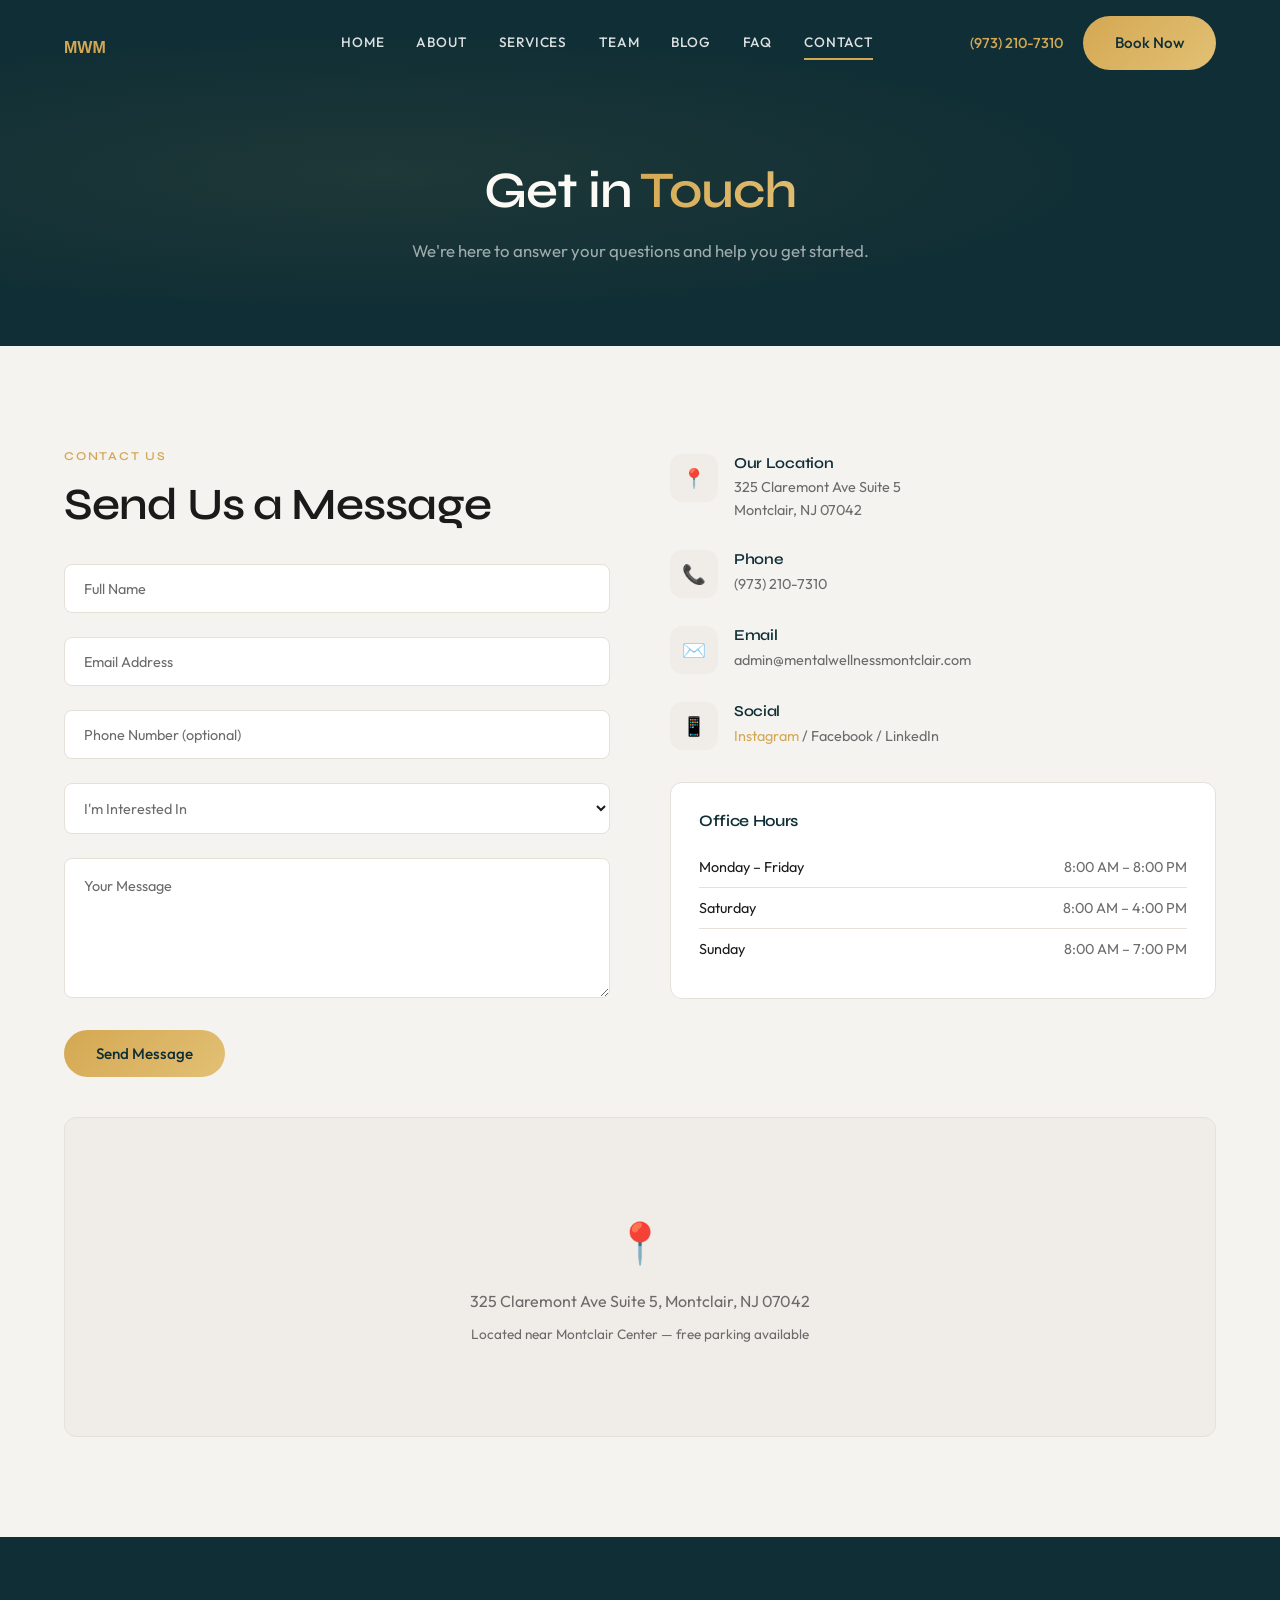
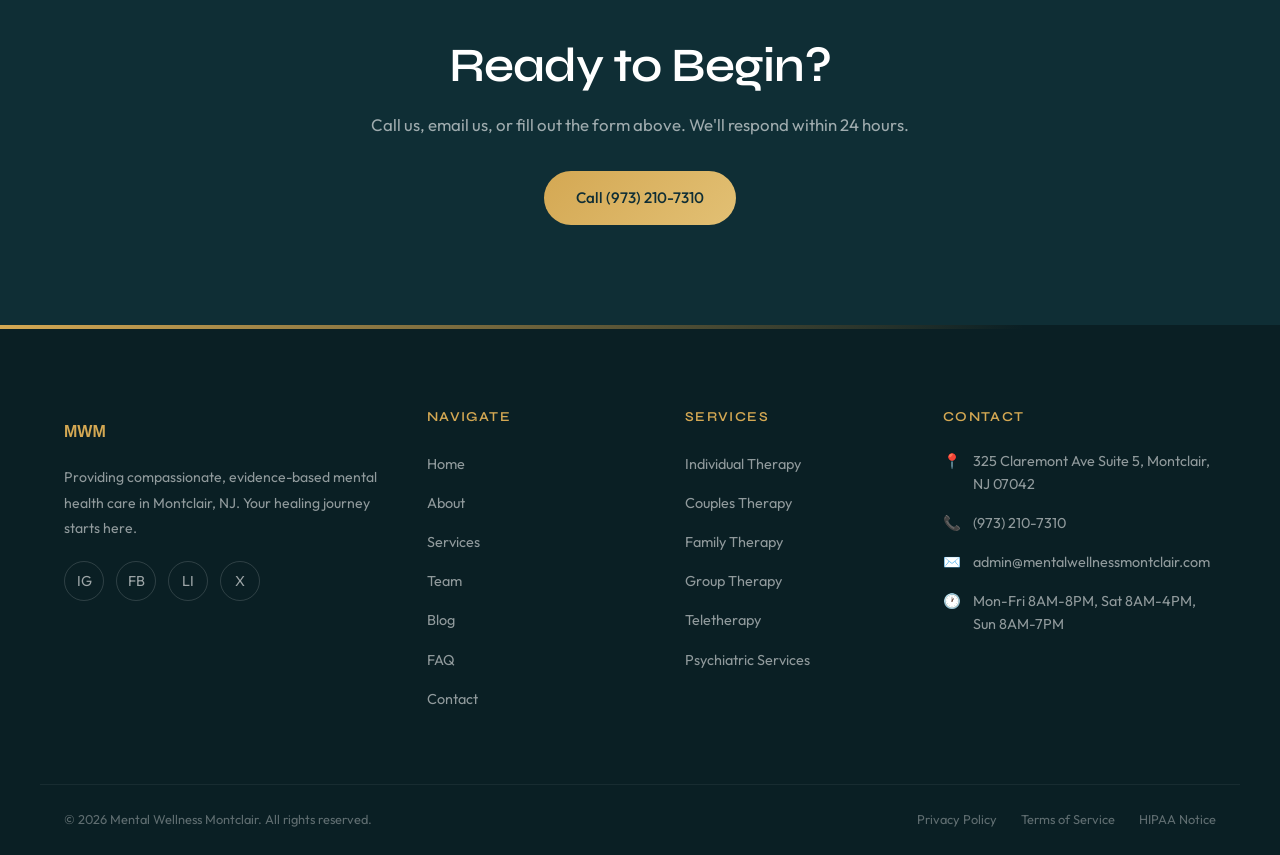
<file: contact.html>
<!DOCTYPE html>
<html lang="en">
<head>
  <meta charset="UTF-8">
  <meta name="viewport" content="width=device-width, initial-scale=1.0">
  <title>Contact Us — Mental Wellness Montclair</title>
  <meta name="description" content="Contact Mental Wellness Montclair today. Call (973) 210-7310 or visit our Montclair, NJ office to schedule an appointment.">
  <link rel="preconnect" href="https://fonts.googleapis.com">
  <link rel="preconnect" href="https://fonts.gstatic.com" crossorigin>
  <link href="https://fonts.googleapis.com/css2?family=Syne:wght@500;600;700;800&family=Outfit:wght@300;400;500;600&display=swap" rel="stylesheet">
  <link rel="stylesheet" href="style.css">
</head>
<body>

<div class="page-transition"></div>

<header class="header">
  <div class="header-inner">
    <a href="index.html" class="header-logo">
      <img src="https://images.squarespace-cdn.com/content/v1/66216f94dfe8723da63df6a2/674a2555-d4e5-4001-9f84-7f2f434a1167/MentalWellnessMontclair_Final+%281%29_White.png" alt="Mental Wellness Montclair" onerror="this.onerror=null; this.src='data:image/svg+xml,<svg xmlns=%22http://www.w3.org/2000/svg%22 width=%22180%22 height=%2236%22><text x=%220%22 y=%2228%22 font-family=%22sans-serif%22 font-size=%2216%22 fill=%22%23D4A853%22 font-weight=%22bold%22>MWM</text></svg>'">
    </a>
    <nav class="header-nav">
      <a href="index.html">Home</a>
      <a href="about.html">About</a>
      <a href="services.html">Services</a>
      <a href="team.html">Team</a>
      <a href="blog.html">Blog</a>
      <a href="faq.html">FAQ</a>
      <a href="contact.html" class="active">Contact</a>
    </nav>
    <div class="header-actions">
      <span class="header-phone">(973) 210-7310</span>
      <a href="contact.html" class="btn btn-primary">Book Now</a>
      <button class="hamburger" aria-label="Menu">
        <span></span><span></span><span></span>
      </button>
    </div>
  </div>
</header>

<section class="page-hero">
  <h1 class="display-2">Get in <span class="gradient-text">Touch</span></h1>
  <p>We're here to answer your questions and help you get started.</p>
</section>

<section class="section">
  <div class="container">
    <div class="contact-grid">
      <div>
        <div class="section-label reveal">Contact Us</div>
        <h2 class="heading-1 reveal reveal-delay-1" style="margin-bottom:32px;">Send Us a Message</h2>
        <form class="reveal reveal-delay-2">
          <div class="form-group">
            <input type="text" id="name" placeholder=" " required>
            <label for="name">Full Name</label>
            <div class="error-message">Please enter your name</div>
          </div>
          <div class="form-group">
            <input type="email" id="email" placeholder=" " required>
            <label for="email">Email Address</label>
            <div class="error-message">Please enter a valid email</div>
          </div>
          <div class="form-group">
            <input type="tel" id="phone" placeholder=" ">
            <label for="phone">Phone Number (optional)</label>
          </div>
          <div class="form-group">
            <select id="interest" required>
              <option value="" disabled selected></option>
              <option value="individual">Individual Therapy</option>
              <option value="couples">Couples Therapy</option>
              <option value="family">Family Therapy</option>
              <option value="group">Group Therapy</option>
              <option value="teletherapy">Teletherapy</option>
              <option value="psychiatric">Psychiatric Services</option>
              <option value="other">Other</option>
            </select>
            <label for="interest">I'm Interested In</label>
          </div>
          <div class="form-group">
            <textarea id="message" placeholder=" " required></textarea>
            <label for="message">Your Message</label>
            <div class="error-message">Please enter a message</div>
          </div>
          <button type="submit" class="btn btn-primary">Send Message</button>
        </form>
      </div>
      <div class="contact-info reveal-right">
        <div class="contact-info-item">
          <div class="contact-info-icon">📍</div>
          <div>
            <h4>Our Location</h4>
            <p>325 Claremont Ave Suite 5<br>Montclair, NJ 07042</p>
          </div>
        </div>
        <div class="contact-info-item">
          <div class="contact-info-icon">📞</div>
          <div>
            <h4>Phone</h4>
            <p><a href="tel:9732107310" style="color:var(--text-secondary);">(973) 210-7310</a></p>
          </div>
        </div>
        <div class="contact-info-item">
          <div class="contact-info-icon">✉️</div>
          <div>
            <h4>Email</h4>
            <p><a href="mailto:admin@mentalwellnessmontclair.com" style="color:var(--text-secondary);">admin@mentalwellnessmontclair.com</a></p>
          </div>
        </div>
        <div class="contact-info-item">
          <div class="contact-info-icon">📱</div>
          <div>
            <h4>Social</h4>
            <p>
              <a href="http://instagram.com/mentalwellnessmontclair" target="_blank" rel="noopener" style="color:var(--accent);">Instagram</a>
              <span style="color:var(--text-secondary);"> / Facebook / LinkedIn</span>
            </p>
          </div>
        </div>
        <div class="contact-hours">
          <h4>Office Hours</h4>
          <div class="contact-hours-row">
            <span class="contact-hours-day">Monday – Friday</span>
            <span class="contact-hours-time">8:00 AM – 8:00 PM</span>
          </div>
          <div class="contact-hours-row">
            <span class="contact-hours-day">Saturday</span>
            <span class="contact-hours-time">8:00 AM – 4:00 PM</span>
          </div>
          <div class="contact-hours-row">
            <span class="contact-hours-day">Sunday</span>
            <span class="contact-hours-time">8:00 AM – 7:00 PM</span>
          </div>
        </div>
      </div>
    </div>
    <div class="map-placeholder reveal">
      <div class="icon">📍</div>
      <p>325 Claremont Ave Suite 5, Montclair, NJ 07042</p>
      <p style="font-size:0.85rem;margin-top:8px;">Located near Montclair Center — free parking available</p>
    </div>
  </div>
</section>

<section class="section cta-section">
  <div class="container">
    <h2 class="reveal">Ready to Begin?</h2>
    <p class="reveal reveal-delay-1">Call us, email us, or fill out the form above. We'll respond within 24 hours.</p>
    <a href="tel:9732107310" class="btn btn-primary reveal reveal-delay-2">Call (973) 210-7310</a>
  </div>
</section>

<footer class="footer">
  <div class="footer-divider"></div>
  <div class="footer-grid">
    <div class="footer-brand">
      <img src="https://images.squarespace-cdn.com/content/v1/66216f94dfe8723da63df6a2/674a2555-d4e5-4001-9f84-7f2f434a1167/MentalWellnessMontclair_Final+%281%29_White.png" alt="Mental Wellness Montclair" onerror="this.onerror=null; this.src='data:image/svg+xml,<svg xmlns=%22http://www.w3.org/2000/svg%22 width=%22180%22 height=%2236%22><text x=%220%22 y=%2228%22 font-family=%22sans-serif%22 font-size=%2216%22 fill=%22%23D4A853%22 font-weight=%22bold%22>MWM</text></svg>'">
      <p>Providing compassionate, evidence-based mental health care in Montclair, NJ. Your healing journey starts here.</p>
      <div class="footer-social">
        <a href="http://instagram.com/mentalwellnessmontclair" target="_blank" rel="noopener" aria-label="Instagram">IG</a>
        <a href="#" aria-label="Facebook">FB</a>
        <a href="#" aria-label="LinkedIn">LI</a>
        <a href="#" aria-label="Twitter/X">X</a>
      </div>
    </div>
    <div>
      <h4>Navigate</h4>
      <ul class="footer-links">
        <li><a href="index.html">Home</a></li>
        <li><a href="about.html">About</a></li>
        <li><a href="services.html">Services</a></li>
        <li><a href="team.html">Team</a></li>
        <li><a href="blog.html">Blog</a></li>
        <li><a href="faq.html">FAQ</a></li>
        <li><a href="contact.html">Contact</a></li>
      </ul>
    </div>
    <div>
      <h4>Services</h4>
      <ul class="footer-links">
        <li><a href="services.html">Individual Therapy</a></li>
        <li><a href="services.html">Couples Therapy</a></li>
        <li><a href="services.html">Family Therapy</a></li>
        <li><a href="services.html">Group Therapy</a></li>
        <li><a href="services.html">Teletherapy</a></li>
        <li><a href="services.html">Psychiatric Services</a></li>
      </ul>
    </div>
    <div>
      <h4>Contact</h4>
      <ul class="footer-contact">
        <li><span class="icon">📍</span> 325 Claremont Ave Suite 5, Montclair, NJ 07042</li>
        <li><span class="icon">📞</span> (973) 210-7310</li>
        <li><span class="icon">✉️</span> admin@mentalwellnessmontclair.com</li>
        <li><span class="icon">🕐</span> Mon-Fri 8AM-8PM, Sat 8AM-4PM, Sun 8AM-7PM</li>
      </ul>
    </div>
  </div>
  <div class="footer-bottom">
    <p>&copy; 2026 Mental Wellness Montclair. All rights reserved.</p>
    <div class="footer-bottom-links">
      <a href="#">Privacy Policy</a>
      <a href="#">Terms of Service</a>
      <a href="#">HIPAA Notice</a>
    </div>
  </div>
</footer>

<button class="back-to-top" aria-label="Back to top">↑</button>

<script src="script.js"></script>
</body>
</html>
</file>
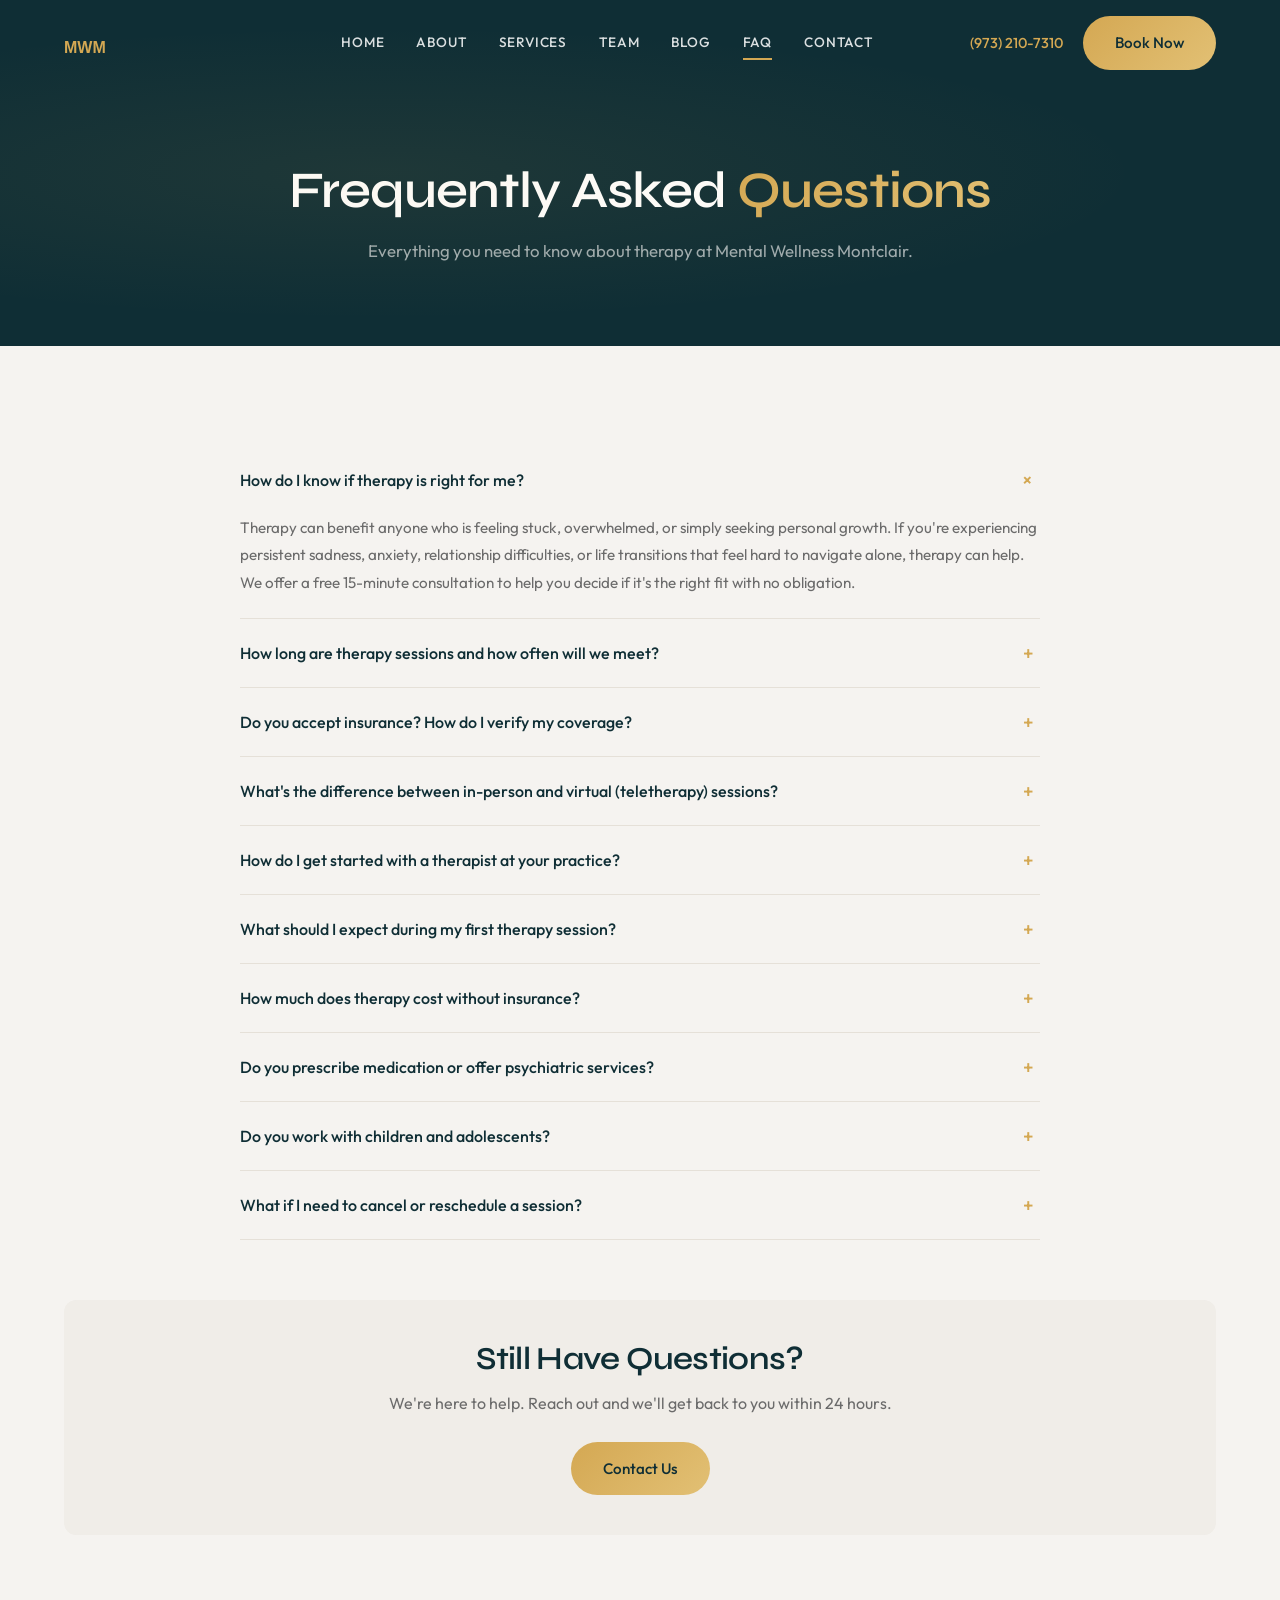
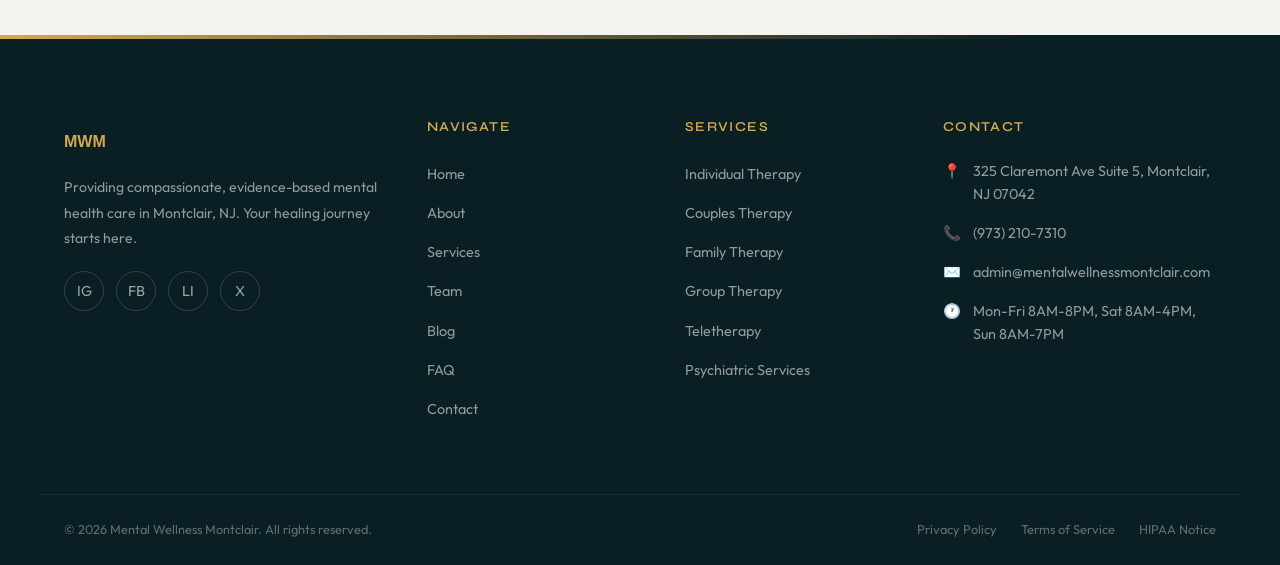
<file: faq.html>
<!DOCTYPE html>
<html lang="en">
<head>
  <meta charset="UTF-8">
  <meta name="viewport" content="width=device-width, initial-scale=1.0">
  <title>FAQ — Mental Wellness Montclair</title>
  <meta name="description" content="Frequently asked questions about therapy at Mental Wellness Montclair. Learn about sessions, insurance, teletherapy, and how to get started.">
  <link rel="preconnect" href="https://fonts.googleapis.com">
  <link rel="preconnect" href="https://fonts.gstatic.com" crossorigin>
  <link href="https://fonts.googleapis.com/css2?family=Syne:wght@500;600;700;800&family=Outfit:wght@300;400;500;600&display=swap" rel="stylesheet">
  <link rel="stylesheet" href="style.css">
</head>
<body>

<div class="page-transition"></div>

<header class="header">
  <div class="header-inner">
    <a href="index.html" class="header-logo">
      <img src="https://images.squarespace-cdn.com/content/v1/66216f94dfe8723da63df6a2/674a2555-d4e5-4001-9f84-7f2f434a1167/MentalWellnessMontclair_Final+%281%29_White.png" alt="Mental Wellness Montclair" onerror="this.onerror=null; this.src='data:image/svg+xml,<svg xmlns=%22http://www.w3.org/2000/svg%22 width=%22180%22 height=%2236%22><text x=%220%22 y=%2228%22 font-family=%22sans-serif%22 font-size=%2216%22 fill=%22%23D4A853%22 font-weight=%22bold%22>MWM</text></svg>'">
    </a>
    <nav class="header-nav">
      <a href="index.html">Home</a>
      <a href="about.html">About</a>
      <a href="services.html">Services</a>
      <a href="team.html">Team</a>
      <a href="blog.html">Blog</a>
      <a href="faq.html" class="active">FAQ</a>
      <a href="contact.html">Contact</a>
    </nav>
    <div class="header-actions">
      <span class="header-phone">(973) 210-7310</span>
      <a href="contact.html" class="btn btn-primary">Book Now</a>
      <button class="hamburger" aria-label="Menu">
        <span></span><span></span><span></span>
      </button>
    </div>
  </div>
</header>

<section class="page-hero">
  <h1 class="display-2">Frequently Asked <span class="gradient-text">Questions</span></h1>
  <p>Everything you need to know about therapy at Mental Wellness Montclair.</p>
</section>

<section class="section">
  <div class="container">
    <div class="faq-list" style="max-width:800px;">
      <div class="faq-item active reveal">
        <button class="faq-question">
          <span>How do I know if therapy is right for me?</span>
          <span class="faq-icon">+</span>
        </button>
        <div class="faq-answer">
          <p>Therapy can benefit anyone who is feeling stuck, overwhelmed, or simply seeking personal growth. If you're experiencing persistent sadness, anxiety, relationship difficulties, or life transitions that feel hard to navigate alone, therapy can help. We offer a free 15-minute consultation to help you decide if it's the right fit with no obligation.</p>
        </div>
      </div>
      <div class="faq-item reveal reveal-delay-1">
        <button class="faq-question">
          <span>How long are therapy sessions and how often will we meet?</span>
          <span class="faq-icon">+</span>
        </button>
        <div class="faq-answer">
          <p>Standard therapy sessions are 45–50 minutes. Most clients begin with weekly sessions, which is the standard frequency for building momentum and establishing therapeutic rapport. As you progress, you may transition to bi-weekly or monthly maintenance sessions. Your therapist will work with you to determine the best schedule for your needs and goals.</p>
        </div>
      </div>
      <div class="faq-item reveal reveal-delay-2">
        <button class="faq-question">
          <span>Do you accept insurance? How do I verify my coverage?</span>
          <span class="faq-icon">+</span>
        </button>
        <div class="faq-answer">
          <p>Yes, we accept Aetna, Blue Cross Blue Shield, Cigna, United Healthcare, Horizon BCBS, Medicare, Oxford, and Optum. To verify your specific plan's coverage, you can call us at (973) 210-7310 or fill out our contact form. We'll check your benefits and explain your coverage, including any copays or deductibles, before your first session.</p>
        </div>
      </div>
      <div class="faq-item reveal reveal-delay-3">
        <button class="faq-question">
          <span>What's the difference between in-person and virtual (teletherapy) sessions?</span>
          <span class="faq-icon">+</span>
        </button>
        <div class="faq-answer">
          <p>Both options are equally effective for most mental health concerns. In-person sessions offer a dedicated, distraction-free space outside your home and allow for a different kind of connection. Teletherapy offers flexibility and convenience — you can attend from anywhere in New Jersey using your computer, tablet, or phone. Many clients use a combination of both. We'll help you decide what works best for your lifestyle and preferences.</p>
        </div>
      </div>
      <div class="faq-item reveal reveal-delay-4">
        <button class="faq-question">
          <span>How do I get started with a therapist at your practice?</span>
          <span class="faq-icon">+</span>
        </button>
        <div class="faq-answer">
          <p>Getting started is simple. Call us at (973) 210-7310, email admin@mentalwellnessmontclair.com, or fill out our contact form. We'll schedule a free 15-minute phone consultation to discuss your needs, answer your questions, and match you with the right therapist. From there, you'll book your first full session and begin your journey.</p>
        </div>
      </div>
      <div class="faq-item reveal reveal-delay-4">
        <button class="faq-question">
          <span>What should I expect during my first therapy session?</span>
          <span class="faq-icon">+</span>
        </button>
        <div class="faq-answer">
          <p>Your first session, often called an intake session, is a chance for you and your therapist to get to know each other. You'll discuss what brought you to therapy, your personal history, current challenges, and goals. There's no pressure to share everything at once — you can go at your own pace. Your therapist will explain how they work, answer your questions, and begin developing a treatment plan tailored to you.</p>
        </div>
      </div>
      <div class="faq-item reveal reveal-delay-4">
        <button class="faq-question">
          <span>How much does therapy cost without insurance?</span>
          <span class="faq-icon">+</span>
        </button>
        <div class="faq-answer">
          <p>Our self-pay rates range from $150–$250 per session depending on the clinician and type of service. We offer a limited number of sliding-scale slots for clients with financial need. We also provide superbills that you can submit to your insurance company for potential out-of-network reimbursement. Contact us for details.</p>
        </div>
      </div>
      <div class="faq-item reveal reveal-delay-4">
        <button class="faq-question">
          <span>Do you prescribe medication or offer psychiatric services?</span>
          <span class="faq-icon">+</span>
        </button>
        <div class="faq-answer">
          <p>Yes, we have a board-certified psychiatrist on staff, Dr. James Okonkwo, who provides comprehensive psychiatric evaluations and medication management. We strongly believe in an integrated approach — your medication provider works closely with your therapist to ensure coordinated, holistic care.</p>
        </div>
      </div>
      <div class="faq-item reveal reveal-delay-4">
        <button class="faq-question">
          <span>Do you work with children and adolescents?</span>
          <span class="faq-icon">+</span>
        </button>
        <div class="faq-answer">
          <p>Yes, we provide therapy for adolescents ages 12 and up. Our clinicians who specialize in adolescent mental health use developmentally appropriate approaches, including DBT-informed therapy, family-based interventions, and creative modalities. We also offer parent coaching and family sessions as part of our adolescent treatment.</p>
        </div>
      </div>
      <div class="faq-item reveal reveal-delay-4">
        <button class="faq-question">
          <span>What if I need to cancel or reschedule a session?</span>
          <span class="faq-icon">+</span>
        </button>
        <div class="faq-answer">
          <p>We understand that life happens. We ask for at least 24 hours' notice for cancellations or rescheduling. Late cancellations (less than 24 hours) and no-shows may be charged the full session fee. You can cancel or reschedule by calling or emailing us — no questions asked. We're happy to help you find an alternative time that works.</p>
        </div>
      </div>
    </div>
    <div style="text-align:center;margin-top:60px;padding:40px;background:var(--bg-alt);border-radius:var(--radius);" class="reveal">
      <h3 class="heading-2" style="margin-bottom:12px;color:var(--primary);">Still Have Questions?</h3>
      <p style="color:var(--text-secondary);margin-bottom:24px;">We're here to help. Reach out and we'll get back to you within 24 hours.</p>
      <a href="contact.html" class="btn btn-primary">Contact Us</a>
    </div>
  </div>
</section>

<footer class="footer">
  <div class="footer-divider"></div>
  <div class="footer-grid">
    <div class="footer-brand">
      <img src="https://images.squarespace-cdn.com/content/v1/66216f94dfe8723da63df6a2/674a2555-d4e5-4001-9f84-7f2f434a1167/MentalWellnessMontclair_Final+%281%29_White.png" alt="Mental Wellness Montclair" onerror="this.onerror=null; this.src='data:image/svg+xml,<svg xmlns=%22http://www.w3.org/2000/svg%22 width=%22180%22 height=%2236%22><text x=%220%22 y=%2228%22 font-family=%22sans-serif%22 font-size=%2216%22 fill=%22%23D4A853%22 font-weight=%22bold%22>MWM</text></svg>'">
      <p>Providing compassionate, evidence-based mental health care in Montclair, NJ. Your healing journey starts here.</p>
      <div class="footer-social">
        <a href="http://instagram.com/mentalwellnessmontclair" target="_blank" rel="noopener" aria-label="Instagram">IG</a>
        <a href="#" aria-label="Facebook">FB</a>
        <a href="#" aria-label="LinkedIn">LI</a>
        <a href="#" aria-label="Twitter/X">X</a>
      </div>
    </div>
    <div>
      <h4>Navigate</h4>
      <ul class="footer-links">
        <li><a href="index.html">Home</a></li>
        <li><a href="about.html">About</a></li>
        <li><a href="services.html">Services</a></li>
        <li><a href="team.html">Team</a></li>
        <li><a href="blog.html">Blog</a></li>
        <li><a href="faq.html">FAQ</a></li>
        <li><a href="contact.html">Contact</a></li>
      </ul>
    </div>
    <div>
      <h4>Services</h4>
      <ul class="footer-links">
        <li><a href="services.html">Individual Therapy</a></li>
        <li><a href="services.html">Couples Therapy</a></li>
        <li><a href="services.html">Family Therapy</a></li>
        <li><a href="services.html">Group Therapy</a></li>
        <li><a href="services.html">Teletherapy</a></li>
        <li><a href="services.html">Psychiatric Services</a></li>
      </ul>
    </div>
    <div>
      <h4>Contact</h4>
      <ul class="footer-contact">
        <li><span class="icon">📍</span> 325 Claremont Ave Suite 5, Montclair, NJ 07042</li>
        <li><span class="icon">📞</span> (973) 210-7310</li>
        <li><span class="icon">✉️</span> admin@mentalwellnessmontclair.com</li>
        <li><span class="icon">🕐</span> Mon-Fri 8AM-8PM, Sat 8AM-4PM, Sun 8AM-7PM</li>
      </ul>
    </div>
  </div>
  <div class="footer-bottom">
    <p>&copy; 2026 Mental Wellness Montclair. All rights reserved.</p>
    <div class="footer-bottom-links">
      <a href="#">Privacy Policy</a>
      <a href="#">Terms of Service</a>
      <a href="#">HIPAA Notice</a>
    </div>
  </div>
</footer>

<button class="back-to-top" aria-label="Back to top">↑</button>

<script src="script.js"></script>
</body>
</html>
</file>
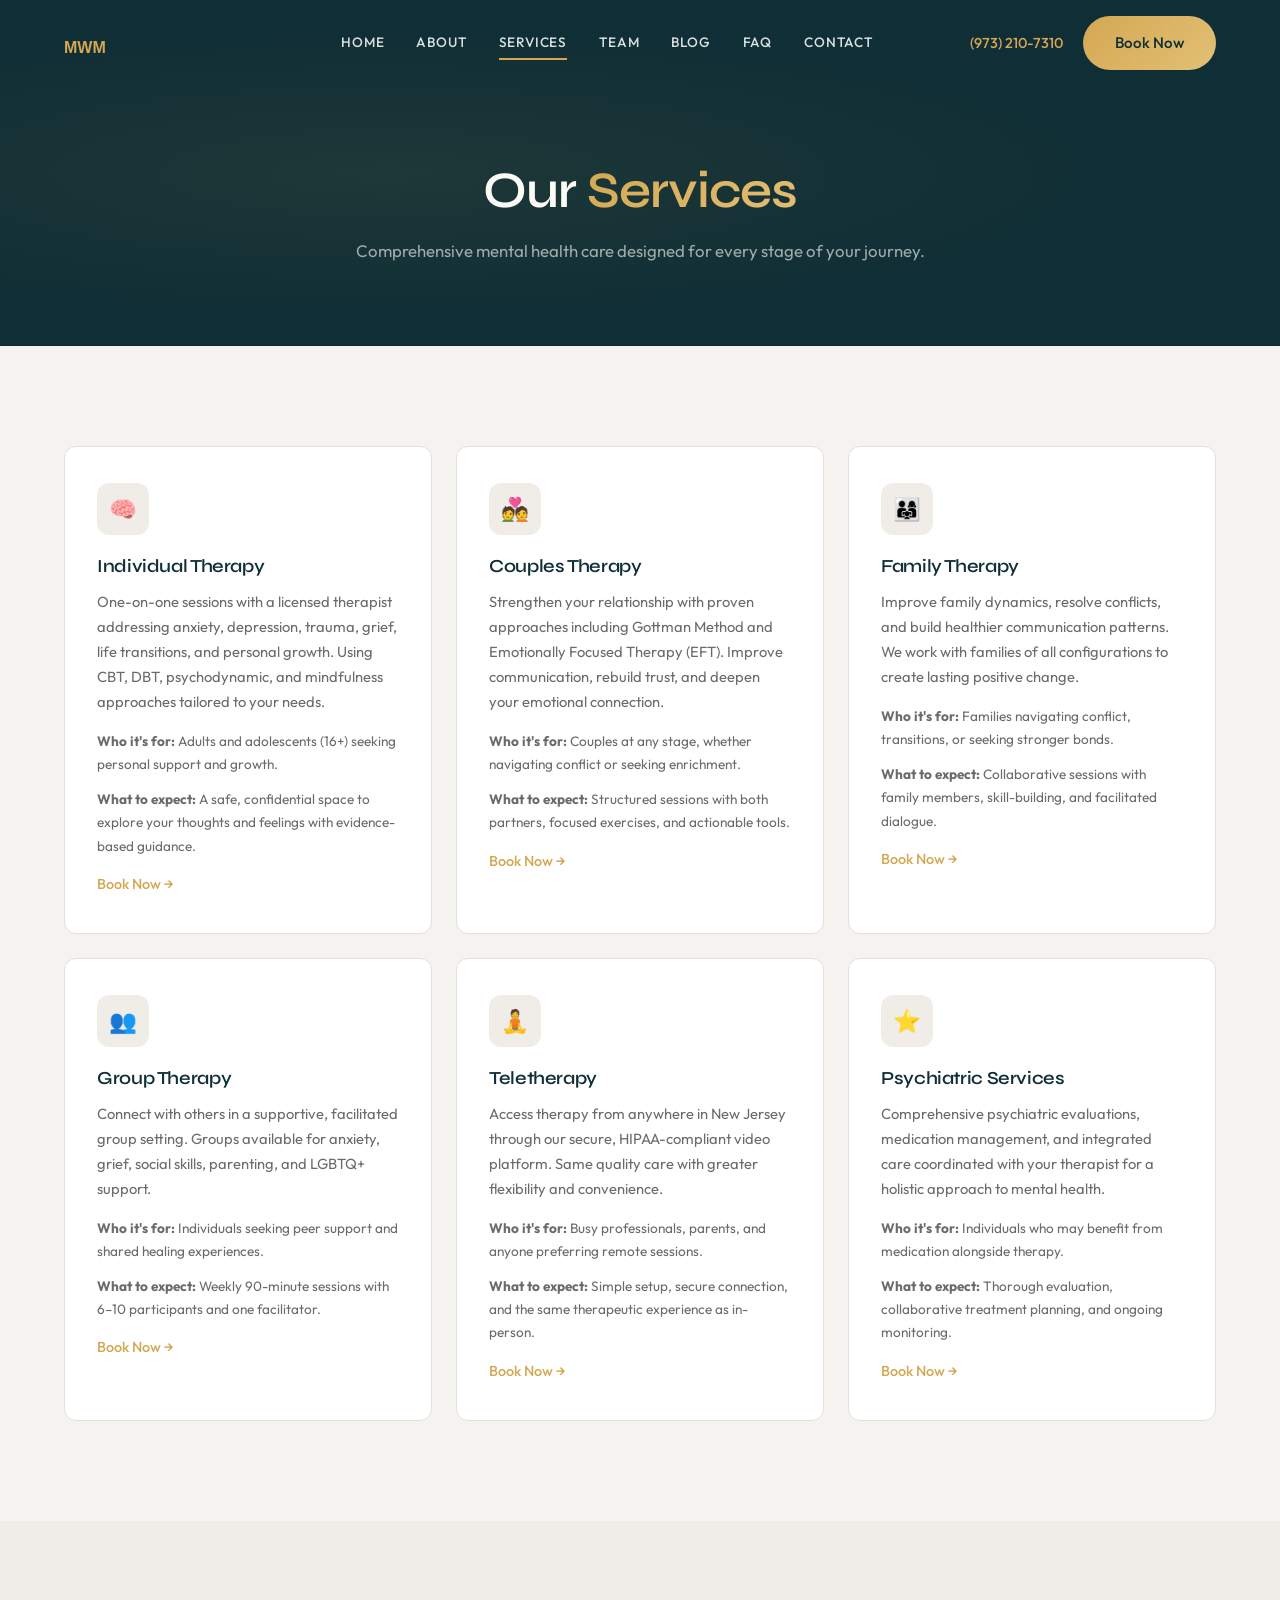
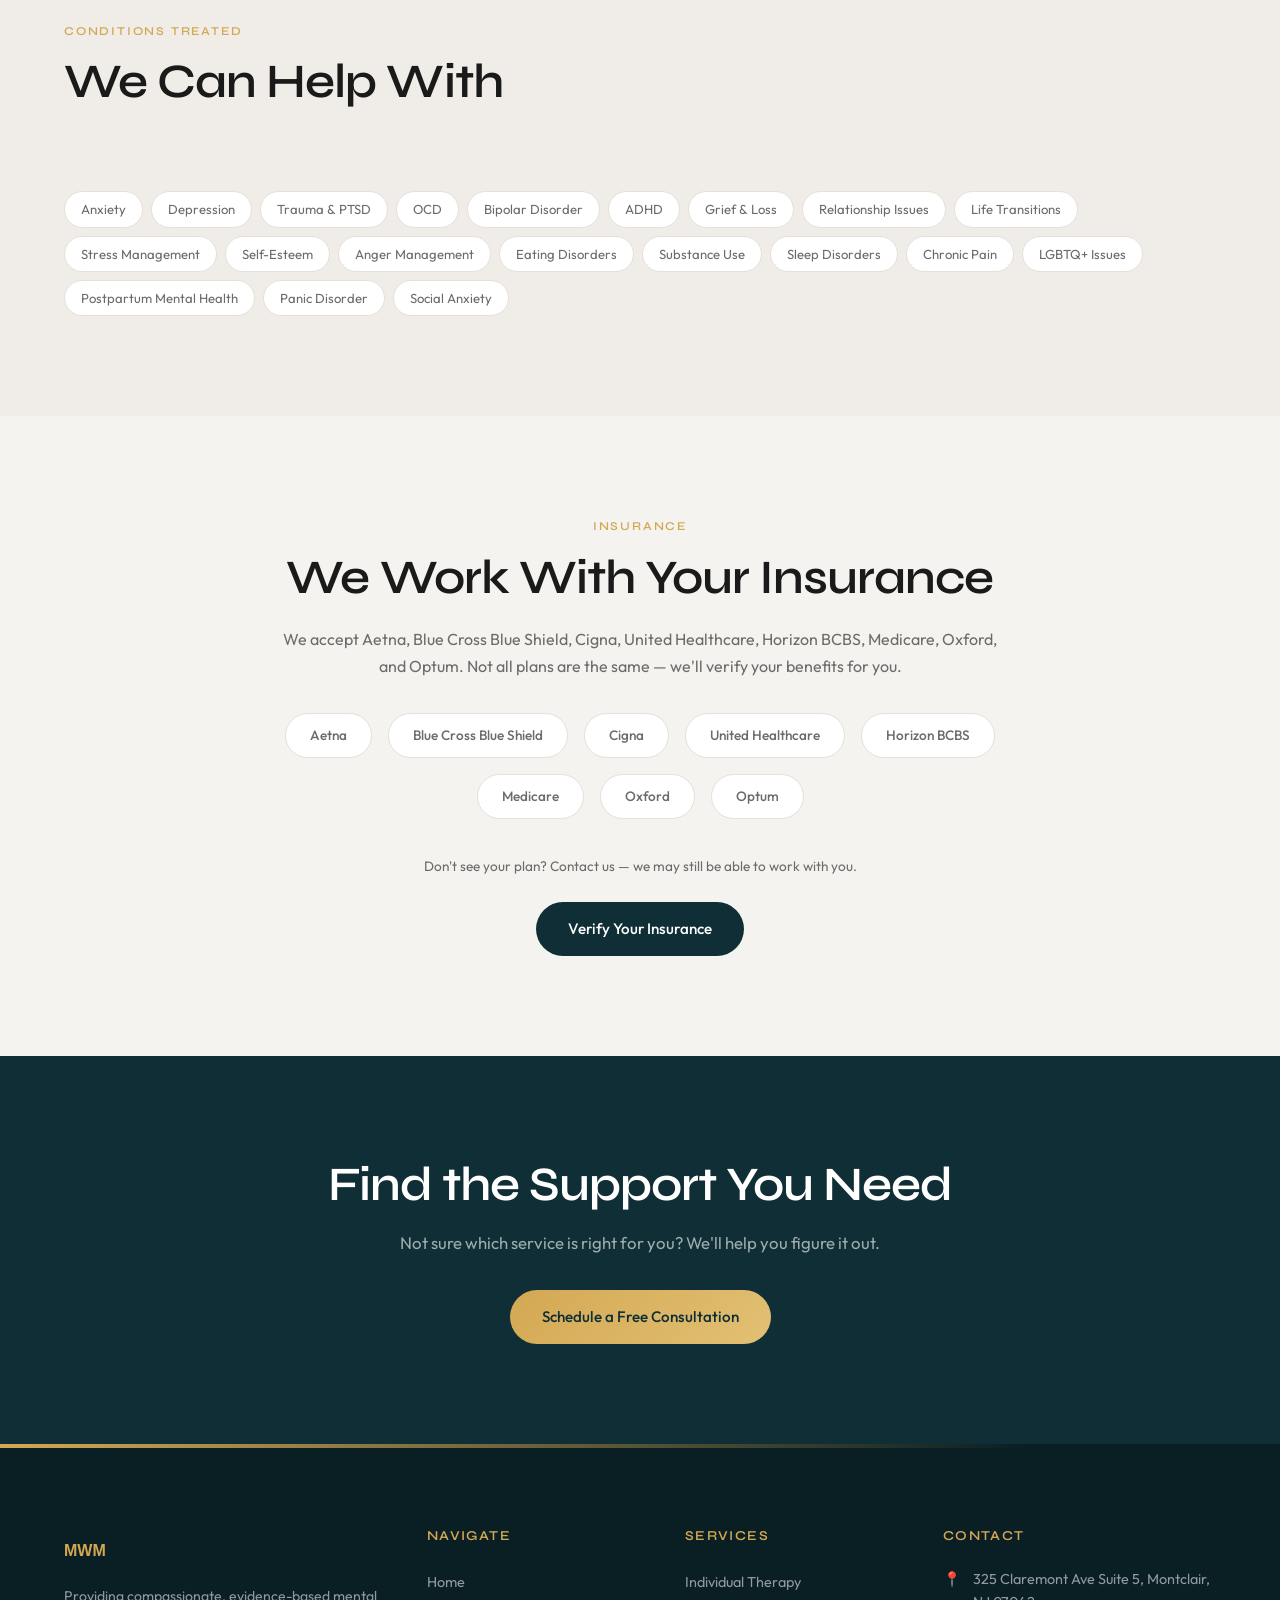
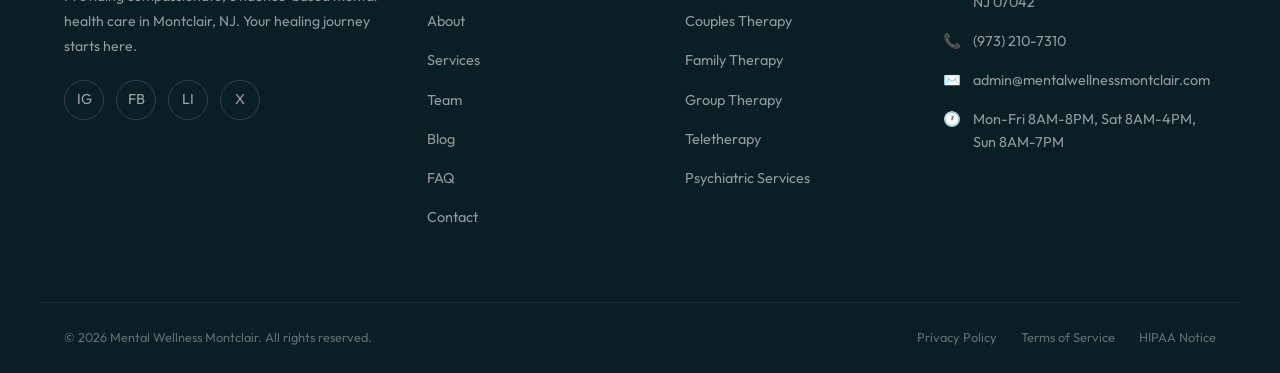
<file: services.html>
<!DOCTYPE html>
<html lang="en">
<head>
  <meta charset="UTF-8">
  <meta name="viewport" content="width=device-width, initial-scale=1.0">
  <title>Our Services — Mental Wellness Montclair</title>
  <meta name="description" content="Explore therapy services at Mental Wellness Montclair: individual, couples, family, group therapy, teletherapy, and psychiatric services in Montclair, NJ.">
  <link rel="preconnect" href="https://fonts.googleapis.com">
  <link rel="preconnect" href="https://fonts.gstatic.com" crossorigin>
  <link href="https://fonts.googleapis.com/css2?family=Syne:wght@500;600;700;800&family=Outfit:wght@300;400;500;600&display=swap" rel="stylesheet">
  <link rel="stylesheet" href="style.css">
</head>
<body>

<div class="page-transition"></div>

<header class="header">
  <div class="header-inner">
    <a href="index.html" class="header-logo">
      <img src="https://images.squarespace-cdn.com/content/v1/66216f94dfe8723da63df6a2/674a2555-d4e5-4001-9f84-7f2f434a1167/MentalWellnessMontclair_Final+%281%29_White.png" alt="Mental Wellness Montclair" onerror="this.onerror=null; this.src='data:image/svg+xml,<svg xmlns=%22http://www.w3.org/2000/svg%22 width=%22180%22 height=%2236%22><text x=%220%22 y=%2228%22 font-family=%22sans-serif%22 font-size=%2216%22 fill=%22%23D4A853%22 font-weight=%22bold%22>MWM</text></svg>'">
    </a>
    <nav class="header-nav">
      <a href="index.html">Home</a>
      <a href="about.html">About</a>
      <a href="services.html" class="active">Services</a>
      <a href="team.html">Team</a>
      <a href="blog.html">Blog</a>
      <a href="faq.html">FAQ</a>
      <a href="contact.html">Contact</a>
    </nav>
    <div class="header-actions">
      <span class="header-phone">(973) 210-7310</span>
      <a href="contact.html" class="btn btn-primary">Book Now</a>
      <button class="hamburger" aria-label="Menu">
        <span></span><span></span><span></span>
      </button>
    </div>
  </div>
</header>

<section class="page-hero">
  <h1 class="display-2">Our <span class="gradient-text">Services</span></h1>
  <p>Comprehensive mental health care designed for every stage of your journey.</p>
</section>

<section class="section">
  <div class="container">
    <div class="services-grid">
      <div class="service-card reveal reveal-delay-1">
        <div class="service-card-icon">🧠</div>
        <h3>Individual Therapy</h3>
        <p>One-on-one sessions with a licensed therapist addressing anxiety, depression, trauma, grief, life transitions, and personal growth. Using CBT, DBT, psychodynamic, and mindfulness approaches tailored to your needs.</p>
        <p style="font-size:0.85rem;color:var(--text-secondary);margin-bottom:12px;"><strong>Who it's for:</strong> Adults and adolescents (16+) seeking personal support and growth.</p>
        <p style="font-size:0.85rem;color:var(--text-secondary);margin-bottom:12px;"><strong>What to expect:</strong> A safe, confidential space to explore your thoughts and feelings with evidence-based guidance.</p>
        <a href="contact.html" class="service-card-link">Book Now →</a>
      </div>
      <div class="service-card reveal reveal-delay-2">
        <div class="service-card-icon">💑</div>
        <h3>Couples Therapy</h3>
        <p>Strengthen your relationship with proven approaches including Gottman Method and Emotionally Focused Therapy (EFT). Improve communication, rebuild trust, and deepen your emotional connection.</p>
        <p style="font-size:0.85rem;color:var(--text-secondary);margin-bottom:12px;"><strong>Who it's for:</strong> Couples at any stage, whether navigating conflict or seeking enrichment.</p>
        <p style="font-size:0.85rem;color:var(--text-secondary);margin-bottom:12px;"><strong>What to expect:</strong> Structured sessions with both partners, focused exercises, and actionable tools.</p>
        <a href="contact.html" class="service-card-link">Book Now →</a>
      </div>
      <div class="service-card reveal reveal-delay-3">
        <div class="service-card-icon">👨‍👩‍👧</div>
        <h3>Family Therapy</h3>
        <p>Improve family dynamics, resolve conflicts, and build healthier communication patterns. We work with families of all configurations to create lasting positive change.</p>
        <p style="font-size:0.85rem;color:var(--text-secondary);margin-bottom:12px;"><strong>Who it's for:</strong> Families navigating conflict, transitions, or seeking stronger bonds.</p>
        <p style="font-size:0.85rem;color:var(--text-secondary);margin-bottom:12px;"><strong>What to expect:</strong> Collaborative sessions with family members, skill-building, and facilitated dialogue.</p>
        <a href="contact.html" class="service-card-link">Book Now →</a>
      </div>
      <div class="service-card reveal reveal-delay-1">
        <div class="service-card-icon">👥</div>
        <h3>Group Therapy</h3>
        <p>Connect with others in a supportive, facilitated group setting. Groups available for anxiety, grief, social skills, parenting, and LGBTQ+ support.</p>
        <p style="font-size:0.85rem;color:var(--text-secondary);margin-bottom:12px;"><strong>Who it's for:</strong> Individuals seeking peer support and shared healing experiences.</p>
        <p style="font-size:0.85rem;color:var(--text-secondary);margin-bottom:12px;"><strong>What to expect:</strong> Weekly 90-minute sessions with 6–10 participants and one facilitator.</p>
        <a href="contact.html" class="service-card-link">Book Now →</a>
      </div>
      <div class="service-card reveal reveal-delay-2">
        <div class="service-card-icon">🧘</div>
        <h3>Teletherapy</h3>
        <p>Access therapy from anywhere in New Jersey through our secure, HIPAA-compliant video platform. Same quality care with greater flexibility and convenience.</p>
        <p style="font-size:0.85rem;color:var(--text-secondary);margin-bottom:12px;"><strong>Who it's for:</strong> Busy professionals, parents, and anyone preferring remote sessions.</p>
        <p style="font-size:0.85rem;color:var(--text-secondary);margin-bottom:12px;"><strong>What to expect:</strong> Simple setup, secure connection, and the same therapeutic experience as in-person.</p>
        <a href="contact.html" class="service-card-link">Book Now →</a>
      </div>
      <div class="service-card reveal reveal-delay-3">
        <div class="service-card-icon">⭐</div>
        <h3>Psychiatric Services</h3>
        <p>Comprehensive psychiatric evaluations, medication management, and integrated care coordinated with your therapist for a holistic approach to mental health.</p>
        <p style="font-size:0.85rem;color:var(--text-secondary);margin-bottom:12px;"><strong>Who it's for:</strong> Individuals who may benefit from medication alongside therapy.</p>
        <p style="font-size:0.85rem;color:var(--text-secondary);margin-bottom:12px;"><strong>What to expect:</strong> Thorough evaluation, collaborative treatment planning, and ongoing monitoring.</p>
        <a href="contact.html" class="service-card-link">Book Now →</a>
      </div>
    </div>
  </div>
</section>

<section class="section section-alt">
  <div class="container">
    <div class="section-label reveal">Conditions Treated</div>
    <h2 class="section-title reveal reveal-delay-1">We Can Help With</h2>
    <p class="section-subtitle reveal reveal-delay-2" style="margin-bottom:32px;">Our clinicians have expertise in treating a wide range of mental health conditions.</p>
    <div class="conditions-tags reveal reveal-delay-3">
      <span class="condition-tag">Anxiety</span>
      <span class="condition-tag">Depression</span>
      <span class="condition-tag">Trauma & PTSD</span>
      <span class="condition-tag">OCD</span>
      <span class="condition-tag">Bipolar Disorder</span>
      <span class="condition-tag">ADHD</span>
      <span class="condition-tag">Grief & Loss</span>
      <span class="condition-tag">Relationship Issues</span>
      <span class="condition-tag">Life Transitions</span>
      <span class="condition-tag">Stress Management</span>
      <span class="condition-tag">Self-Esteem</span>
      <span class="condition-tag">Anger Management</span>
      <span class="condition-tag">Eating Disorders</span>
      <span class="condition-tag">Substance Use</span>
      <span class="condition-tag">Sleep Disorders</span>
      <span class="condition-tag">Chronic Pain</span>
      <span class="condition-tag">LGBTQ+ Issues</span>
      <span class="condition-tag">Postpartum Mental Health</span>
      <span class="condition-tag">Panic Disorder</span>
      <span class="condition-tag">Social Anxiety</span>
    </div>
  </div>
</section>

<section class="section">
  <div class="container">
    <div class="insurance-content">
      <div class="section-label reveal">Insurance</div>
      <h2 class="section-title reveal reveal-delay-1" style="text-align:center;">We Work With Your Insurance</h2>
      <p class="reveal reveal-delay-2">We accept Aetna, Blue Cross Blue Shield, Cigna, United Healthcare, Horizon BCBS, Medicare, Oxford, and Optum. Not all plans are the same — we'll verify your benefits for you.</p>
      <div class="insurance-logos reveal reveal-delay-3">
        <span class="insurance-chip">Aetna</span>
        <span class="insurance-chip">Blue Cross Blue Shield</span>
        <span class="insurance-chip">Cigna</span>
        <span class="insurance-chip">United Healthcare</span>
        <span class="insurance-chip">Horizon BCBS</span>
        <span class="insurance-chip">Medicare</span>
        <span class="insurance-chip">Oxford</span>
        <span class="insurance-chip">Optum</span>
      </div>
      <p style="font-size:0.85rem;color:var(--text-secondary);margin-bottom:24px;">Don't see your plan? Contact us — we may still be able to work with you.</p>
      <a href="contact.html" class="btn btn-secondary reveal">Verify Your Insurance</a>
    </div>
  </div>
</section>

<section class="section cta-section">
  <div class="container">
    <h2 class="reveal">Find the Support You Need</h2>
    <p class="reveal reveal-delay-1">Not sure which service is right for you? We'll help you figure it out.</p>
    <a href="contact.html" class="btn btn-primary reveal reveal-delay-2">Schedule a Free Consultation</a>
  </div>
</section>

<footer class="footer">
  <div class="footer-divider"></div>
  <div class="footer-grid">
    <div class="footer-brand">
      <img src="https://images.squarespace-cdn.com/content/v1/66216f94dfe8723da63df6a2/674a2555-d4e5-4001-9f84-7f2f434a1167/MentalWellnessMontclair_Final+%281%29_White.png" alt="Mental Wellness Montclair" onerror="this.onerror=null; this.src='data:image/svg+xml,<svg xmlns=%22http://www.w3.org/2000/svg%22 width=%22180%22 height=%2236%22><text x=%220%22 y=%2228%22 font-family=%22sans-serif%22 font-size=%2216%22 fill=%22%23D4A853%22 font-weight=%22bold%22>MWM</text></svg>'">
      <p>Providing compassionate, evidence-based mental health care in Montclair, NJ. Your healing journey starts here.</p>
      <div class="footer-social">
        <a href="http://instagram.com/mentalwellnessmontclair" target="_blank" rel="noopener" aria-label="Instagram">IG</a>
        <a href="#" aria-label="Facebook">FB</a>
        <a href="#" aria-label="LinkedIn">LI</a>
        <a href="#" aria-label="Twitter/X">X</a>
      </div>
    </div>
    <div>
      <h4>Navigate</h4>
      <ul class="footer-links">
        <li><a href="index.html">Home</a></li>
        <li><a href="about.html">About</a></li>
        <li><a href="services.html">Services</a></li>
        <li><a href="team.html">Team</a></li>
        <li><a href="blog.html">Blog</a></li>
        <li><a href="faq.html">FAQ</a></li>
        <li><a href="contact.html">Contact</a></li>
      </ul>
    </div>
    <div>
      <h4>Services</h4>
      <ul class="footer-links">
        <li><a href="services.html">Individual Therapy</a></li>
        <li><a href="services.html">Couples Therapy</a></li>
        <li><a href="services.html">Family Therapy</a></li>
        <li><a href="services.html">Group Therapy</a></li>
        <li><a href="services.html">Teletherapy</a></li>
        <li><a href="services.html">Psychiatric Services</a></li>
      </ul>
    </div>
    <div>
      <h4>Contact</h4>
      <ul class="footer-contact">
        <li><span class="icon">📍</span> 325 Claremont Ave Suite 5, Montclair, NJ 07042</li>
        <li><span class="icon">📞</span> (973) 210-7310</li>
        <li><span class="icon">✉️</span> admin@mentalwellnessmontclair.com</li>
        <li><span class="icon">🕐</span> Mon-Fri 8AM-8PM, Sat 8AM-4PM, Sun 8AM-7PM</li>
      </ul>
    </div>
  </div>
  <div class="footer-bottom">
    <p>&copy; 2026 Mental Wellness Montclair. All rights reserved.</p>
    <div class="footer-bottom-links">
      <a href="#">Privacy Policy</a>
      <a href="#">Terms of Service</a>
      <a href="#">HIPAA Notice</a>
    </div>
  </div>
</footer>

<button class="back-to-top" aria-label="Back to top">↑</button>

<script src="script.js"></script>
</body>
</html>
</file>
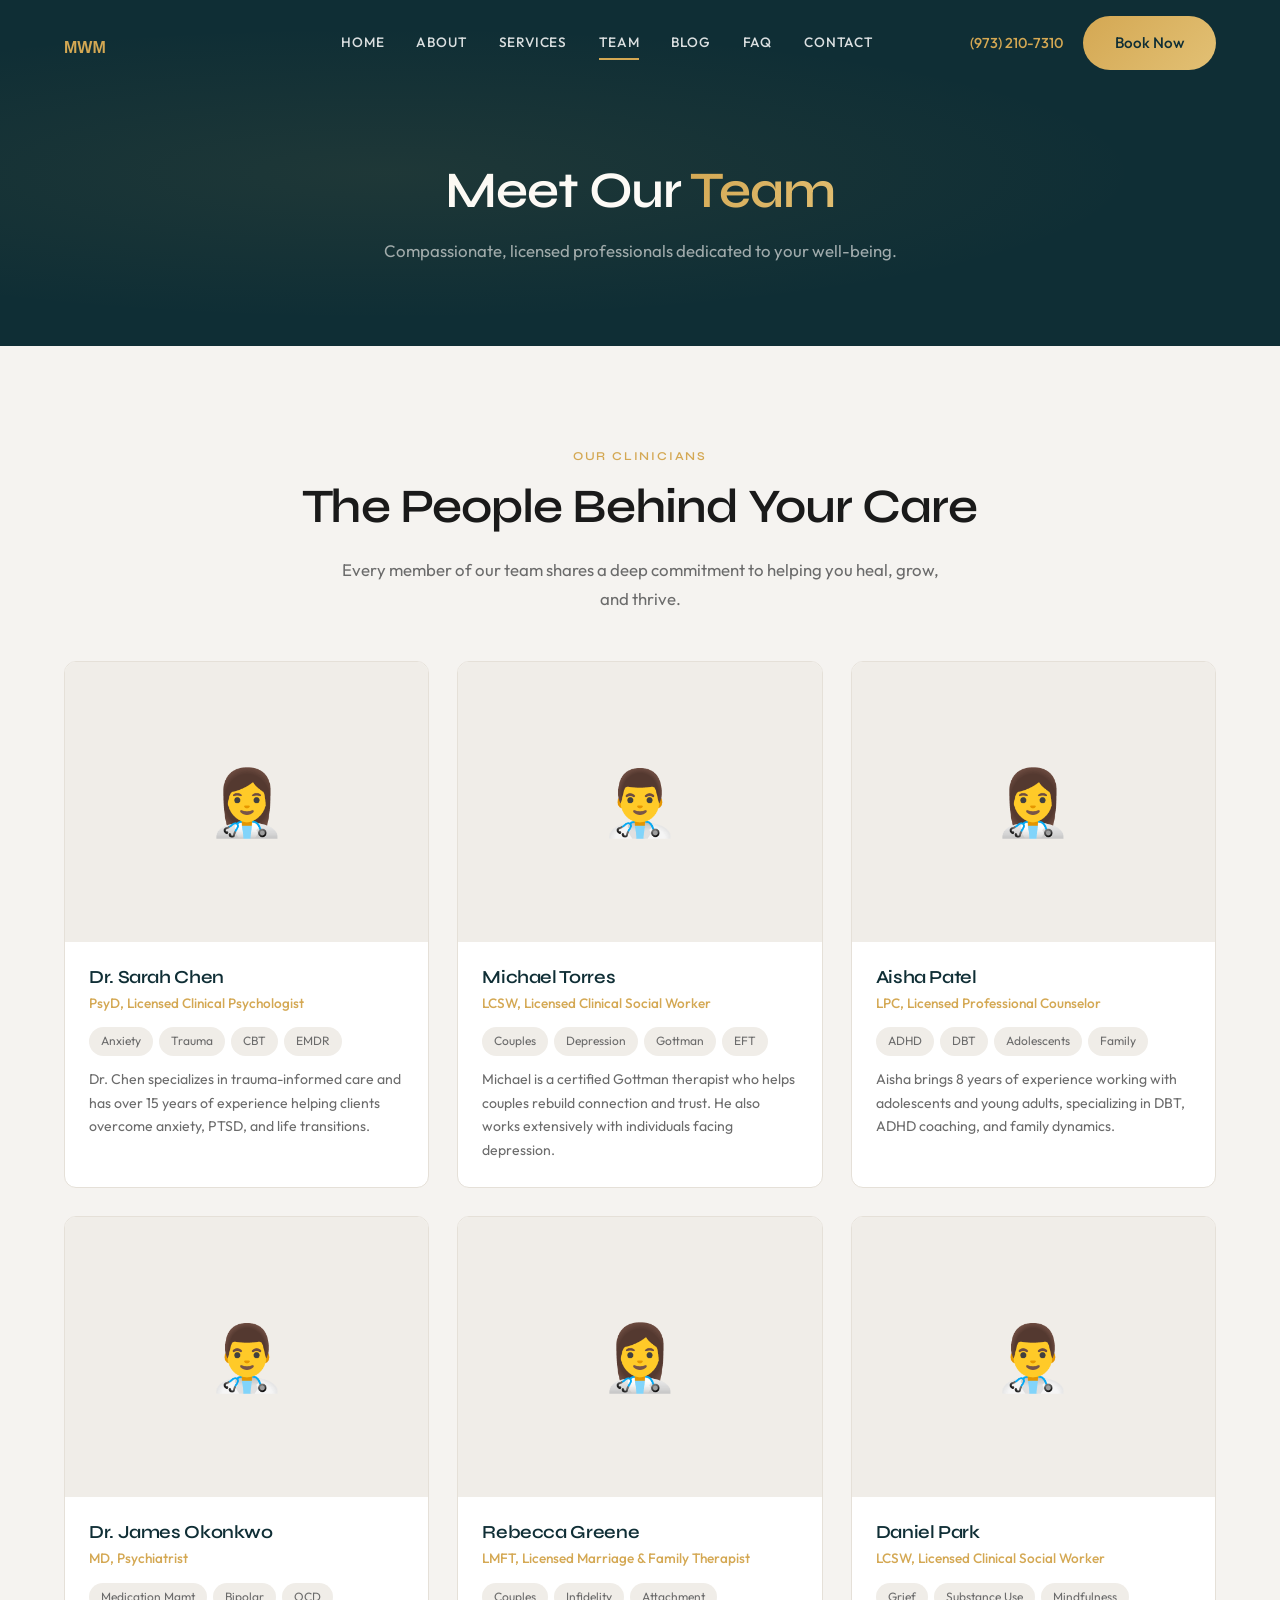
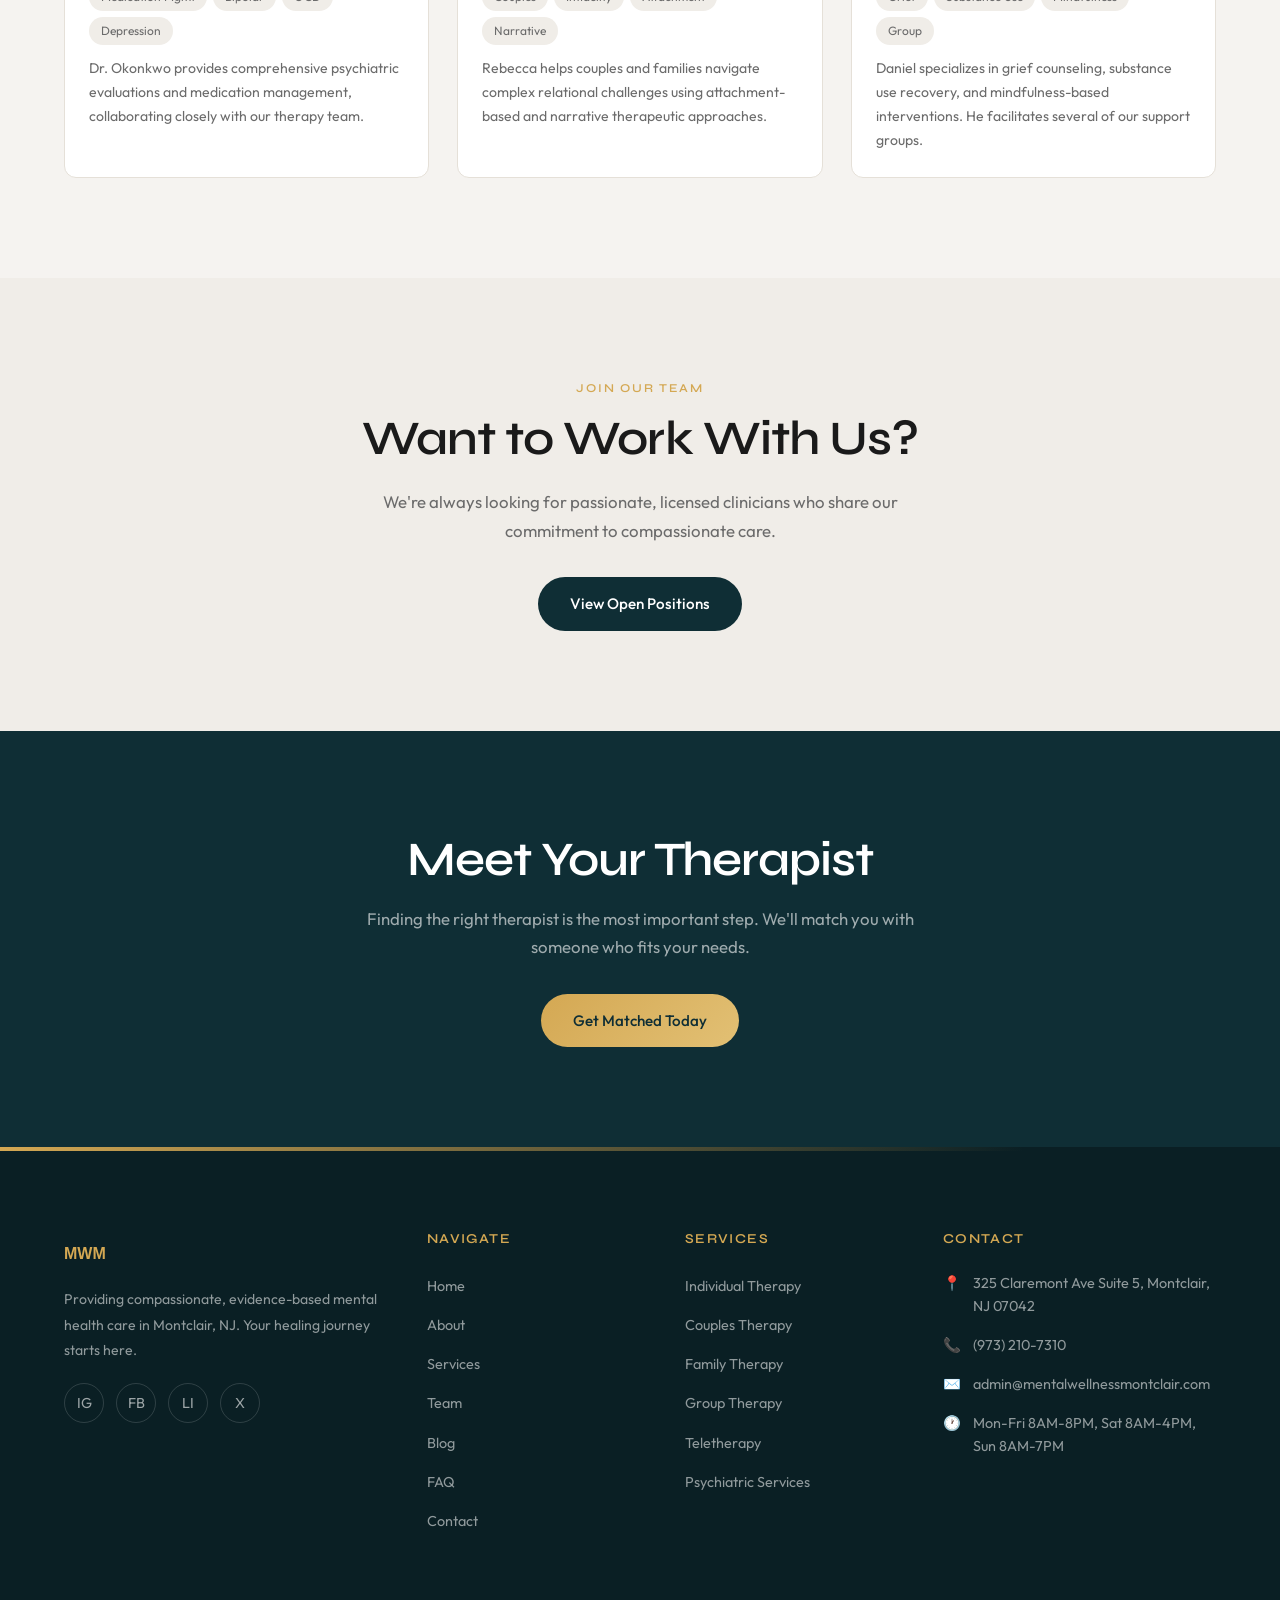
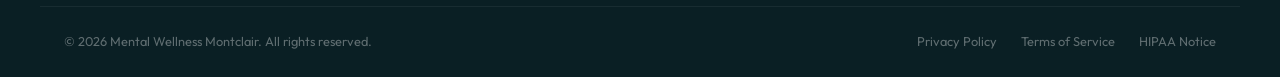
<file: team.html>
<!DOCTYPE html>
<html lang="en">
<head>
  <meta charset="UTF-8">
  <meta name="viewport" content="width=device-width, initial-scale=1.0">
  <title>Our Team — Mental Wellness Montclair</title>
  <meta name="description" content="Meet the licensed therapists and clinicians at Mental Wellness Montclair. Compassionate experts dedicated to your mental health.">
  <link rel="preconnect" href="https://fonts.googleapis.com">
  <link rel="preconnect" href="https://fonts.gstatic.com" crossorigin>
  <link href="https://fonts.googleapis.com/css2?family=Syne:wght@500;600;700;800&family=Outfit:wght@300;400;500;600&display=swap" rel="stylesheet">
  <link rel="stylesheet" href="style.css">
</head>
<body>

<div class="page-transition"></div>

<header class="header">
  <div class="header-inner">
    <a href="index.html" class="header-logo">
      <img src="https://images.squarespace-cdn.com/content/v1/66216f94dfe8723da63df6a2/674a2555-d4e5-4001-9f84-7f2f434a1167/MentalWellnessMontclair_Final+%281%29_White.png" alt="Mental Wellness Montclair" onerror="this.onerror=null; this.src='data:image/svg+xml,<svg xmlns=%22http://www.w3.org/2000/svg%22 width=%22180%22 height=%2236%22><text x=%220%22 y=%2228%22 font-family=%22sans-serif%22 font-size=%2216%22 fill=%22%23D4A853%22 font-weight=%22bold%22>MWM</text></svg>'">
    </a>
    <nav class="header-nav">
      <a href="index.html">Home</a>
      <a href="about.html">About</a>
      <a href="services.html">Services</a>
      <a href="team.html" class="active">Team</a>
      <a href="blog.html">Blog</a>
      <a href="faq.html">FAQ</a>
      <a href="contact.html">Contact</a>
    </nav>
    <div class="header-actions">
      <span class="header-phone">(973) 210-7310</span>
      <a href="contact.html" class="btn btn-primary">Book Now</a>
      <button class="hamburger" aria-label="Menu">
        <span></span><span></span><span></span>
      </button>
    </div>
  </div>
</header>

<section class="page-hero">
  <h1 class="display-2">Meet Our <span class="gradient-text">Team</span></h1>
  <p>Compassionate, licensed professionals dedicated to your well-being.</p>
</section>

<section class="section">
  <div class="container">
    <div class="section-label reveal" style="text-align:center;">Our Clinicians</div>
    <h2 class="section-title reveal reveal-delay-1" style="text-align:center;">The People Behind Your Care</h2>
    <p class="section-subtitle reveal reveal-delay-2" style="text-align:center;margin:0 auto 48px;">Every member of our team shares a deep commitment to helping you heal, grow, and thrive.</p>
    <div class="team-grid">
      <div class="team-card reveal reveal-delay-1">
        <div class="team-card-image" style="background:var(--bg-alt);display:flex;align-items:center;justify-content:center;font-size:4rem;color:var(--text-secondary);">👩‍⚕️</div>
        <div class="team-card-body">
          <h3>Dr. Sarah Chen</h3>
          <div class="team-card-title">PsyD, Licensed Clinical Psychologist</div>
          <div class="team-card-specialties">
            <span class="team-card-specialty">Anxiety</span>
            <span class="team-card-specialty">Trauma</span>
            <span class="team-card-specialty">CBT</span>
            <span class="team-card-specialty">EMDR</span>
          </div>
          <p>Dr. Chen specializes in trauma-informed care and has over 15 years of experience helping clients overcome anxiety, PTSD, and life transitions.</p>
        </div>
      </div>
      <div class="team-card reveal reveal-delay-2">
        <div class="team-card-image" style="background:var(--bg-alt);display:flex;align-items:center;justify-content:center;font-size:4rem;color:var(--text-secondary);">👨‍⚕️</div>
        <div class="team-card-body">
          <h3>Michael Torres</h3>
          <div class="team-card-title">LCSW, Licensed Clinical Social Worker</div>
          <div class="team-card-specialties">
            <span class="team-card-specialty">Couples</span>
            <span class="team-card-specialty">Depression</span>
            <span class="team-card-specialty">Gottman</span>
            <span class="team-card-specialty">EFT</span>
          </div>
          <p>Michael is a certified Gottman therapist who helps couples rebuild connection and trust. He also works extensively with individuals facing depression.</p>
        </div>
      </div>
      <div class="team-card reveal reveal-delay-3">
        <div class="team-card-image" style="background:var(--bg-alt);display:flex;align-items:center;justify-content:center;font-size:4rem;color:var(--text-secondary);">👩‍⚕️</div>
        <div class="team-card-body">
          <h3>Aisha Patel</h3>
          <div class="team-card-title">LPC, Licensed Professional Counselor</div>
          <div class="team-card-specialties">
            <span class="team-card-specialty">ADHD</span>
            <span class="team-card-specialty">DBT</span>
            <span class="team-card-specialty">Adolescents</span>
            <span class="team-card-specialty">Family</span>
          </div>
          <p>Aisha brings 8 years of experience working with adolescents and young adults, specializing in DBT, ADHD coaching, and family dynamics.</p>
        </div>
      </div>
      <div class="team-card reveal reveal-delay-1">
        <div class="team-card-image" style="background:var(--bg-alt);display:flex;align-items:center;justify-content:center;font-size:4rem;color:var(--text-secondary);">👨‍⚕️</div>
        <div class="team-card-body">
          <h3>Dr. James Okonkwo</h3>
          <div class="team-card-title">MD, Psychiatrist</div>
          <div class="team-card-specialties">
            <span class="team-card-specialty">Medication Mgmt</span>
            <span class="team-card-specialty">Bipolar</span>
            <span class="team-card-specialty">OCD</span>
            <span class="team-card-specialty">Depression</span>
          </div>
          <p>Dr. Okonkwo provides comprehensive psychiatric evaluations and medication management, collaborating closely with our therapy team.</p>
        </div>
      </div>
      <div class="team-card reveal reveal-delay-2">
        <div class="team-card-image" style="background:var(--bg-alt);display:flex;align-items:center;justify-content:center;font-size:4rem;color:var(--text-secondary);">👩‍⚕️</div>
        <div class="team-card-body">
          <h3>Rebecca Greene</h3>
          <div class="team-card-title">LMFT, Licensed Marriage & Family Therapist</div>
          <div class="team-card-specialties">
            <span class="team-card-specialty">Couples</span>
            <span class="team-card-specialty">Infidelity</span>
            <span class="team-card-specialty">Attachment</span>
            <span class="team-card-specialty">Narrative</span>
          </div>
          <p>Rebecca helps couples and families navigate complex relational challenges using attachment-based and narrative therapeutic approaches.</p>
        </div>
      </div>
      <div class="team-card reveal reveal-delay-3">
        <div class="team-card-image" style="background:var(--bg-alt);display:flex;align-items:center;justify-content:center;font-size:4rem;color:var(--text-secondary);">👨‍⚕️</div>
        <div class="team-card-body">
          <h3>Daniel Park</h3>
          <div class="team-card-title">LCSW, Licensed Clinical Social Worker</div>
          <div class="team-card-specialties">
            <span class="team-card-specialty">Grief</span>
            <span class="team-card-specialty">Substance Use</span>
            <span class="team-card-specialty">Mindfulness</span>
            <span class="team-card-specialty">Group</span>
          </div>
          <p>Daniel specializes in grief counseling, substance use recovery, and mindfulness-based interventions. He facilitates several of our support groups.</p>
        </div>
      </div>
    </div>
  </div>
</section>

<section class="section section-alt">
  <div class="container" style="text-align:center;">
    <div class="section-label reveal">Join Our Team</div>
    <h2 class="section-title reveal reveal-delay-1" style="text-align:center;">Want to Work With Us?</h2>
    <p class="section-subtitle reveal reveal-delay-2" style="text-align:center;margin:0 auto 32px;">We're always looking for passionate, licensed clinicians who share our commitment to compassionate care.</p>
    <a href="contact.html" class="btn btn-secondary reveal reveal-delay-3">View Open Positions</a>
  </div>
</section>

<section class="section cta-section">
  <div class="container">
    <h2 class="reveal">Meet Your Therapist</h2>
    <p class="reveal reveal-delay-1">Finding the right therapist is the most important step. We'll match you with someone who fits your needs.</p>
    <a href="contact.html" class="btn btn-primary reveal reveal-delay-2">Get Matched Today</a>
  </div>
</section>

<footer class="footer">
  <div class="footer-divider"></div>
  <div class="footer-grid">
    <div class="footer-brand">
      <img src="https://images.squarespace-cdn.com/content/v1/66216f94dfe8723da63df6a2/674a2555-d4e5-4001-9f84-7f2f434a1167/MentalWellnessMontclair_Final+%281%29_White.png" alt="Mental Wellness Montclair" onerror="this.onerror=null; this.src='data:image/svg+xml,<svg xmlns=%22http://www.w3.org/2000/svg%22 width=%22180%22 height=%2236%22><text x=%220%22 y=%2228%22 font-family=%22sans-serif%22 font-size=%2216%22 fill=%22%23D4A853%22 font-weight=%22bold%22>MWM</text></svg>'">
      <p>Providing compassionate, evidence-based mental health care in Montclair, NJ. Your healing journey starts here.</p>
      <div class="footer-social">
        <a href="http://instagram.com/mentalwellnessmontclair" target="_blank" rel="noopener" aria-label="Instagram">IG</a>
        <a href="#" aria-label="Facebook">FB</a>
        <a href="#" aria-label="LinkedIn">LI</a>
        <a href="#" aria-label="Twitter/X">X</a>
      </div>
    </div>
    <div>
      <h4>Navigate</h4>
      <ul class="footer-links">
        <li><a href="index.html">Home</a></li>
        <li><a href="about.html">About</a></li>
        <li><a href="services.html">Services</a></li>
        <li><a href="team.html">Team</a></li>
        <li><a href="blog.html">Blog</a></li>
        <li><a href="faq.html">FAQ</a></li>
        <li><a href="contact.html">Contact</a></li>
      </ul>
    </div>
    <div>
      <h4>Services</h4>
      <ul class="footer-links">
        <li><a href="services.html">Individual Therapy</a></li>
        <li><a href="services.html">Couples Therapy</a></li>
        <li><a href="services.html">Family Therapy</a></li>
        <li><a href="services.html">Group Therapy</a></li>
        <li><a href="services.html">Teletherapy</a></li>
        <li><a href="services.html">Psychiatric Services</a></li>
      </ul>
    </div>
    <div>
      <h4>Contact</h4>
      <ul class="footer-contact">
        <li><span class="icon">📍</span> 325 Claremont Ave Suite 5, Montclair, NJ 07042</li>
        <li><span class="icon">📞</span> (973) 210-7310</li>
        <li><span class="icon">✉️</span> admin@mentalwellnessmontclair.com</li>
        <li><span class="icon">🕐</span> Mon-Fri 8AM-8PM, Sat 8AM-4PM, Sun 8AM-7PM</li>
      </ul>
    </div>
  </div>
  <div class="footer-bottom">
    <p>&copy; 2026 Mental Wellness Montclair. All rights reserved.</p>
    <div class="footer-bottom-links">
      <a href="#">Privacy Policy</a>
      <a href="#">Terms of Service</a>
      <a href="#">HIPAA Notice</a>
    </div>
  </div>
</footer>

<button class="back-to-top" aria-label="Back to top">↑</button>

<script src="script.js"></script>
</body>
</html>
</file>
<file: style.css>
/* ===== CSS Custom Properties ===== */
:root {
  --primary: #0F2E35;
  --primary-light: #1A4A52;
  --accent: #D4A853;
  --accent-light: #E2C074;
  --bg: #F5F3F0;
  --bg-alt: #F0EDE8;
  --light: #FFFFFF;
  --text: #1A1A1A;
  --text-secondary: #6B6B6B;
  --border: #E5E0D8;
  --dark: #0F2E35;
  --gradient: linear-gradient(135deg, #0F2E35, #1A4A52);
  --gradient-accent: linear-gradient(135deg, #D4A853, #E2C074);
  --font-heading: 'Syne', sans-serif;
  --font-body: 'Outfit', sans-serif;
  --transition: 0.4s cubic-bezier(0.25, 0.46, 0.45, 0.94);
  --shadow: 0 4px 24px rgba(15, 46, 53, 0.08);
  --shadow-lg: 0 12px 48px rgba(15, 46, 53, 0.12);
  --radius: 12px;
  --radius-sm: 8px;
}

/* ===== Reset ===== */
*, *::before, *::after { box-sizing: border-box; margin: 0; padding: 0; }
html { scroll-behavior: smooth; -webkit-font-smoothing: antialiased; }
body {
  font-family: var(--font-body);
  font-weight: 400;
  color: var(--text);
  background: var(--bg);
  line-height: 1.7;
  overflow-x: hidden;
}
img { max-width: 100%; height: auto; display: block; }
a { text-decoration: none; color: inherit; transition: var(--transition); }
ul { list-style: none; }
h1, h2, h3, h4, h5, h6 {
  font-family: var(--font-heading);
  font-weight: 600;
  letter-spacing: -0.02em;
  line-height: 1.2;
}
.container {
  max-width: 1200px;
  margin: 0 auto;
  padding: 0 24px;
}
.section {
  padding: 100px 0;
}
.section-dark {
  background: var(--dark);
  color: var(--light);
}
.section-alt {
  background: var(--bg-alt);
}
.section-label {
  font-family: var(--font-heading);
  font-size: 0.75rem;
  text-transform: uppercase;
  letter-spacing: 0.15em;
  color: var(--accent);
  margin-bottom: 12px;
  font-weight: 600;
}
.section-title {
  font-size: clamp(2rem, 4vw, 3rem);
  margin-bottom: 20px;
}
.section-subtitle {
  font-size: 1.05rem;
  color: var(--text-secondary);
  max-width: 600px;
  line-height: 1.7;
}

/* ===== Typography ===== */
.display-1 { font-size: clamp(2.5rem, 5.5vw, 4.5rem); font-weight: 700; line-height: 1.05; }
.display-2 { font-size: clamp(2rem, 4vw, 3.2rem); font-weight: 600; }
.heading-1 { font-size: clamp(1.8rem, 3.5vw, 2.8rem); font-weight: 600; }
.heading-2 { font-size: clamp(1.4rem, 2.5vw, 2rem); font-weight: 600; }
.heading-3 { font-size: clamp(1.2rem, 1.8vw, 1.5rem); font-weight: 600; }
.body-large { font-size: 1.125rem; line-height: 1.8; }
.body-small { font-size: 0.875rem; color: var(--text-secondary); }

.gradient-text {
  background: var(--gradient-accent);
  -webkit-background-clip: text;
  -webkit-text-fill-color: transparent;
  background-clip: text;
}

/* ===== Buttons ===== */
.btn {
  display: inline-flex;
  align-items: center;
  gap: 8px;
  padding: 14px 32px;
  font-family: var(--font-body);
  font-weight: 500;
  font-size: 0.95rem;
  border-radius: 50px;
  border: none;
  cursor: pointer;
  transition: all 0.3s ease;
  position: relative;
  overflow: hidden;
  white-space: nowrap;
}
.btn-primary {
  background: var(--gradient-accent);
  color: var(--primary);
  position: relative;
  z-index: 1;
}
.btn-primary::before {
  content: '';
  position: absolute;
  inset: 0;
  background: linear-gradient(135deg, #E2C074, #D4A853);
  opacity: 0;
  transition: opacity 0.4s ease;
  z-index: -1;
}
.btn-primary:hover::before { opacity: 1; }
.btn-primary:hover { transform: translateY(-2px); box-shadow: 0 8px 32px rgba(212, 168, 83, 0.35); }
.btn-primary::after {
  content: '';
  position: absolute;
  inset: -50%;
  background: linear-gradient(45deg, transparent, rgba(255,255,255,0.3), transparent);
  transform: translateX(-100%) rotate(45deg);
  transition: 0.6s;
  z-index: -1;
}
.btn-primary:hover::after { transform: translateX(100%) rotate(45deg); }

.btn-secondary {
  background: var(--primary);
  color: var(--light);
}
.btn-secondary:hover { background: var(--primary-light); transform: translateY(-2px); }

.btn-outline {
  background: transparent;
  color: var(--light);
  border: 2px solid rgba(255,255,255,0.3);
}
.btn-outline:hover { border-color: var(--accent); color: var(--accent); transform: translateY(-2px); }

.btn-ghost {
  background: transparent;
  color: var(--text);
  padding: 14px 24px;
}
.btn-ghost:hover { color: var(--accent); }

.btn-gold-outline {
  background: transparent;
  color: var(--accent);
  border: 2px solid var(--accent);
}
.btn-gold-outline:hover { background: var(--accent); color: var(--primary); transform: translateY(-2px); }

/* ===== Header ===== */
.header {
  position: fixed;
  top: 0;
  left: 0;
  right: 0;
  z-index: 1000;
  padding: 16px 0;
  transition: all 0.4s ease;
}
.header.scrolled {
  background: rgba(15, 46, 53, 0.97);
  backdrop-filter: blur(20px);
  -webkit-backdrop-filter: blur(20px);
  padding: 10px 0;
  box-shadow: 0 2px 40px rgba(0,0,0,0.1);
}
.header-inner {
  display: flex;
  align-items: center;
  justify-content: space-between;
  max-width: 1200px;
  margin: 0 auto;
  padding: 0 24px;
}
.header-logo img { max-height: 36px; width: auto; }
.header-nav { display: flex; align-items: center; gap: 32px; }
.header-nav a {
  font-family: var(--font-body);
  font-size: 0.85rem;
  font-weight: 500;
  color: rgba(255,255,255,0.85);
  text-transform: uppercase;
  letter-spacing: 0.06em;
  position: relative;
  padding: 4px 0;
}
.header-nav a::after {
  content: '';
  position: absolute;
  bottom: -2px;
  left: 0;
  width: 0;
  height: 2px;
  background: var(--accent);
  transition: width 0.3s ease;
}
.header-nav a:hover::after,
.header-nav a.active::after { width: 100%; }
.header-nav a:hover { color: var(--light); }
.header-phone {
  color: var(--accent);
  font-weight: 500;
  font-size: 0.9rem;
  white-space: nowrap;
}
.header-actions { display: flex; align-items: center; gap: 20px; }
.hamburger {
  display: none;
  background: none;
  border: none;
  cursor: pointer;
  padding: 8px;
  z-index: 1001;
}
.hamburger span {
  display: block;
  width: 24px;
  height: 2px;
  background: var(--light);
  margin: 5px 0;
  transition: all 0.3s ease;
  border-radius: 2px;
}
.hamburger.active span:nth-child(1) { transform: rotate(45deg) translate(5px, 5px); }
.hamburger.active span:nth-child(2) { opacity: 0; }
.hamburger.active span:nth-child(3) { transform: rotate(-45deg) translate(5px, -5px); }

/* ===== Hero ===== */
.hero {
  min-height: 100vh;
  display: flex;
  align-items: center;
  position: relative;
  background: var(--primary);
  overflow: hidden;
}
.hero-grid {
  display: grid;
  grid-template-columns: 1fr 1fr;
  min-height: 100vh;
  width: 100%;
}
.hero-content {
  display: flex;
  flex-direction: column;
  justify-content: center;
  padding: 140px 60px 80px;
  max-width: 640px;
}
.hero-content h1 {
  color: var(--light);
  margin-bottom: 20px;
}
.hero-content h1 span { color: var(--accent); -webkit-text-fill-color: var(--accent); }
.hero-content p {
  color: rgba(255,255,255,0.7);
  font-size: 1.1rem;
  line-height: 1.8;
  margin-bottom: 32px;
  max-width: 520px;
}
.hero-benefits {
  display: flex;
  flex-wrap: wrap;
  gap: 16px 32px;
  margin-bottom: 36px;
}
.hero-benefits li {
  color: rgba(255,255,255,0.85);
  font-size: 0.95rem;
  display: flex;
  align-items: center;
  gap: 8px;
}
.hero-benefits li::before {
  content: '✦';
  color: var(--accent);
  font-size: 0.8rem;
}
.hero-actions {
  display: flex;
  flex-wrap: wrap;
  gap: 16px;
  align-items: center;
  margin-bottom: 40px;
}
.hero-rating {
  display: flex;
  align-items: center;
  gap: 12px;
  color: rgba(255,255,255,0.7);
  font-size: 0.9rem;
}
.hero-rating-stars { color: var(--accent); letter-spacing: 2px; }
.hero-image {
  position: relative;
  overflow: hidden;
}
.hero-image img {
  width: 100%;
  height: 100%;
  object-fit: cover;
  position: absolute;
  inset: 0;
}
.hero-image::after {
  content: '';
  position: absolute;
  inset: 0;
  background: linear-gradient(90deg, var(--primary) 0%, transparent 40%, transparent 100%);
}
.hero-image-overlay {
  position: absolute;
  inset: 0;
  background: linear-gradient(135deg, rgba(15,46,53,0.85), rgba(15,46,53,0.3) 50%, transparent 100%);
}

/* ===== Stats ===== */
.stats-bar {
  background: var(--dark);
  border-top: 1px solid rgba(212,168,83,0.15);
  border-bottom: 1px solid rgba(212,168,83,0.15);
}
.stats-grid {
  display: grid;
  grid-template-columns: repeat(4, 1fr);
  gap: 0;
}
.stat-item {
  text-align: center;
  padding: 48px 24px;
  border-right: 1px solid rgba(212,168,83,0.1);
}
.stat-item:last-child { border-right: none; }
.stat-number {
  font-family: var(--font-heading);
  font-size: clamp(2.2rem, 3.5vw, 3.2rem);
  font-weight: 700;
  color: var(--accent);
  line-height: 1;
  margin-bottom: 8px;
}
.stat-label {
  color: rgba(255,255,255,0.7);
  font-size: 0.9rem;
  font-weight: 400;
}

/* ===== About ===== */
.about-grid {
  display: grid;
  grid-template-columns: 1fr 1fr;
  gap: 80px;
  align-items: center;
}
.about-image {
  border-radius: var(--radius);
  overflow: hidden;
  position: relative;
}
.about-image img {
  width: 100%;
  height: 480px;
  object-fit: cover;
  border-radius: var(--radius);
}
.about-image::before {
  content: '';
  position: absolute;
  inset: -8px;
  border: 2px solid var(--accent);
  border-radius: calc(var(--radius) + 8px);
  z-index: -1;
}
.about-content .section-title { color: var(--primary); }
.about-text {
  color: var(--text-secondary);
  margin-bottom: 24px;
  line-height: 1.8;
}
.about-philosophy {
  padding: 24px 0;
  border-top: 1px solid var(--border);
  border-bottom: 1px solid var(--border);
  margin-bottom: 28px;
  font-style: italic;
  color: var(--primary);
  font-size: 1.05rem;
  line-height: 1.7;
}
.about-link {
  color: var(--accent);
  font-weight: 500;
  display: inline-flex;
  align-items: center;
  gap: 8px;
}
.about-link:hover { gap: 12px; }

/* ===== Services ===== */
.services-grid {
  display: grid;
  grid-template-columns: repeat(3, 1fr);
  gap: 24px;
}
.service-card {
  background: var(--light);
  border: 1px solid var(--border);
  border-radius: var(--radius);
  padding: 36px 32px;
  transition: all 0.4s ease;
  position: relative;
}
.service-card:hover {
  transform: translateY(-6px);
  box-shadow: var(--shadow-lg);
  border-color: var(--accent);
}
.service-card-icon {
  width: 52px;
  height: 52px;
  background: var(--bg-alt);
  border-radius: 12px;
  display: flex;
  align-items: center;
  justify-content: center;
  margin-bottom: 20px;
  font-size: 1.4rem;
  transition: var(--transition);
}
.service-card:hover .service-card-icon { background: var(--accent); color: var(--primary); }
.service-card h3 {
  font-size: 1.15rem;
  margin-bottom: 12px;
  color: var(--primary);
}
.service-card p {
  color: var(--text-secondary);
  font-size: 0.92rem;
  line-height: 1.7;
  margin-bottom: 16px;
}
.service-card-link {
  color: var(--accent);
  font-weight: 500;
  font-size: 0.9rem;
  display: inline-flex;
  align-items: center;
  gap: 6px;
}
.service-card-link:hover { gap: 12px; }

/* ===== Why Choose Us ===== */
.features-grid {
  display: grid;
  grid-template-columns: repeat(2, 1fr);
  gap: 24px;
}
.feature-block {
  background: var(--light);
  border-radius: var(--radius);
  padding: 36px 32px;
  border: 1px solid var(--border);
  transition: var(--transition);
}
.feature-block:hover { box-shadow: var(--shadow); }
.feature-block-icon {
  font-size: 2rem;
  margin-bottom: 16px;
}
.feature-block h3 {
  font-size: 1.1rem;
  margin-bottom: 10px;
  color: var(--primary);
}
.feature-block p {
  color: var(--text-secondary);
  font-size: 0.92rem;
  line-height: 1.7;
}

/* ===== Process ===== */
.process-timeline {
  display: grid;
  grid-template-columns: repeat(4, 1fr);
  gap: 0;
  position: relative;
}
.process-timeline::before {
  content: '';
  position: absolute;
  top: 32px;
  left: 12.5%;
  right: 12.5%;
  height: 2px;
  background: var(--border);
}
.process-step {
  text-align: center;
  padding: 0 20px;
  position: relative;
}
.process-step-number {
  width: 64px;
  height: 64px;
  border-radius: 50%;
  background: var(--bg);
  border: 2px solid var(--border);
  display: flex;
  align-items: center;
  justify-content: center;
  margin: 0 auto 20px;
  font-family: var(--font-heading);
  font-size: 1.3rem;
  font-weight: 700;
  color: var(--text-secondary);
  position: relative;
  z-index: 2;
  transition: var(--transition);
}
.process-step.active .process-step-number,
.process-step:hover .process-step-number {
  background: var(--accent);
  border-color: var(--accent);
  color: var(--primary);
}
.process-step h4 {
  font-size: 1rem;
  margin-bottom: 8px;
  color: var(--primary);
}
.process-step p {
  font-size: 0.88rem;
  color: var(--text-secondary);
  line-height: 1.6;
}

/* ===== Testimonials ===== */
.testimonials-grid {
  display: grid;
  grid-template-columns: repeat(3, 1fr);
  gap: 24px;
}
.testimonial-card {
  background: var(--light);
  border: 1px solid var(--border);
  border-radius: var(--radius);
  padding: 40px 32px;
  position: relative;
}
.testimonial-card::before {
  content: '"';
  font-family: var(--font-heading);
  font-size: 5rem;
  line-height: 1;
  color: var(--accent);
  opacity: 0.2;
  position: absolute;
  top: 16px;
  left: 24px;
}
.testimonial-stars {
  color: var(--accent);
  font-size: 1rem;
  margin-bottom: 16px;
  letter-spacing: 2px;
}
.testimonial-text {
  color: var(--text-secondary);
  font-size: 0.95rem;
  line-height: 1.8;
  margin-bottom: 24px;
  font-style: italic;
}
.testimonial-author {
  display: flex;
  align-items: center;
  gap: 12px;
}
.testimonial-author-img {
  width: 48px;
  height: 48px;
  border-radius: 50%;
  object-fit: cover;
  background: var(--bg-alt);
}
.testimonial-author-name {
  font-weight: 600;
  font-size: 0.95rem;
  color: var(--primary);
}
.testimonial-author-title {
  font-size: 0.82rem;
  color: var(--text-secondary);
}

/* ===== Insurance ===== */
.insurance-content {
  text-align: center;
  max-width: 720px;
  margin: 0 auto;
}
.insurance-content p {
  color: var(--text-secondary);
  margin-bottom: 32px;
}
.insurance-logos {
  display: flex;
  flex-wrap: wrap;
  justify-content: center;
  gap: 16px;
  margin-bottom: 36px;
}
.insurance-chip {
  background: var(--light);
  border: 1px solid var(--border);
  border-radius: 50px;
  padding: 10px 24px;
  font-size: 0.85rem;
  font-weight: 500;
  color: var(--text-secondary);
}

/* ===== FAQ ===== */
.faq-list {
  max-width: 760px;
  margin: 0 auto;
}
.faq-item {
  border-bottom: 1px solid var(--border);
  padding: 0;
}
.faq-question {
  width: 100%;
  display: flex;
  justify-content: space-between;
  align-items: center;
  padding: 22px 0;
  background: none;
  border: none;
  cursor: pointer;
  font-family: var(--font-body);
  font-size: 1rem;
  font-weight: 500;
  color: var(--primary);
  text-align: left;
  gap: 20px;
}
.faq-question:hover { color: var(--accent); }
.faq-icon {
  flex-shrink: 0;
  width: 24px;
  height: 24px;
  display: flex;
  align-items: center;
  justify-content: center;
  font-size: 1.2rem;
  transition: transform 0.3s ease;
  color: var(--accent);
}
.faq-item.active .faq-icon { transform: rotate(45deg); }
.faq-answer {
  overflow: hidden;
  max-height: 0;
  transition: max-height 0.4s ease, padding 0.4s ease;
  padding: 0;
}
.faq-item.active .faq-answer {
  max-height: 400px;
  padding: 0 0 22px;
}
.faq-answer p {
  color: var(--text-secondary);
  font-size: 0.95rem;
  line-height: 1.8;
}

/* ===== Blog ===== */
.blog-grid {
  display: grid;
  grid-template-columns: repeat(3, 1fr);
  gap: 28px;
}
.blog-card {
  background: var(--light);
  border-radius: var(--radius);
  overflow: hidden;
  border: 1px solid var(--border);
  transition: var(--transition);
}
.blog-card:hover { transform: translateY(-4px); box-shadow: var(--shadow-lg); }
.blog-card-image {
  width: 100%;
  height: 200px;
  object-fit: cover;
}
.blog-card-body { padding: 24px; }
.blog-card-category {
  display: inline-block;
  font-size: 0.72rem;
  text-transform: uppercase;
  letter-spacing: 0.1em;
  color: var(--accent);
  font-weight: 600;
  margin-bottom: 8px;
}
.blog-card h3 {
  font-size: 1.1rem;
  margin-bottom: 10px;
  color: var(--primary);
  line-height: 1.35;
}
.blog-card p {
  color: var(--text-secondary);
  font-size: 0.88rem;
  line-height: 1.7;
  margin-bottom: 16px;
}
.blog-card-meta {
  font-size: 0.8rem;
  color: var(--text-secondary);
  display: flex;
  align-items: center;
  gap: 12px;
}

/* ===== CTA Section ===== */
.cta-section {
  background: var(--dark);
  text-align: center;
  padding: 100px 24px;
}
.cta-section h2 {
  color: var(--light);
  font-size: clamp(2rem, 4vw, 3rem);
  margin-bottom: 16px;
}
.cta-section p {
  color: rgba(255,255,255,0.6);
  font-size: 1.05rem;
  max-width: 560px;
  margin: 0 auto 32px;
}

/* ===== Footer ===== */
.footer {
  background: #0A1F24;
  color: rgba(255,255,255,0.8);
  position: relative;
}
.footer-divider {
  height: 4px;
  background: linear-gradient(90deg, var(--accent), transparent 80%);
}
.footer-grid {
  display: grid;
  grid-template-columns: 1.5fr 1fr 1fr 1.3fr;
  gap: 48px;
  padding: 80px 24px 60px;
  max-width: 1200px;
  margin: 0 auto;
}
.footer-brand img { max-height: 36px; margin-bottom: 20px; }
.footer-brand p {
  font-size: 0.88rem;
  line-height: 1.8;
  color: rgba(255,255,255,0.55);
  margin-bottom: 20px;
  max-width: 320px;
}
.footer-social { display: flex; gap: 12px; }
.footer-social a {
  width: 40px;
  height: 40px;
  border-radius: 50%;
  border: 1px solid rgba(255,255,255,0.15);
  display: flex;
  align-items: center;
  justify-content: center;
  color: rgba(255,255,255,0.6);
  font-size: 0.9rem;
  transition: var(--transition);
}
.footer-social a:hover { border-color: var(--accent); color: var(--accent); }
.footer h4 {
  font-size: 0.85rem;
  text-transform: uppercase;
  letter-spacing: 0.1em;
  color: var(--accent);
  margin-bottom: 24px;
  font-weight: 600;
}
.footer-links li { margin-bottom: 12px; }
.footer-links a {
  font-size: 0.9rem;
  color: rgba(255,255,255,0.55);
}
.footer-links a:hover { color: var(--accent); }
.footer-contact li {
  display: flex;
  gap: 12px;
  margin-bottom: 16px;
  font-size: 0.9rem;
  color: rgba(255,255,255,0.55);
  line-height: 1.6;
}
.footer-contact .icon { color: var(--accent); flex-shrink: 0; }
.footer-bottom {
  border-top: 1px solid rgba(255,255,255,0.06);
  padding: 24px;
  max-width: 1200px;
  margin: 0 auto;
  display: flex;
  justify-content: space-between;
  align-items: center;
  flex-wrap: wrap;
  gap: 12px;
}
.footer-bottom p {
  font-size: 0.8rem;
  color: rgba(255,255,255,0.35);
}
.footer-bottom-links { display: flex; gap: 24px; }
.footer-bottom-links a {
  font-size: 0.8rem;
  color: rgba(255,255,255,0.35);
}
.footer-bottom-links a:hover { color: var(--accent); }

/* ===== Page Hero ===== */
.page-hero {
  background: var(--dark);
  padding: 160px 0 80px;
  text-align: center;
  position: relative;
  overflow: hidden;
}
.page-hero::before {
  content: '';
  position: absolute;
  inset: 0;
  background: radial-gradient(ellipse at 30% 50%, rgba(212,168,83,0.08) 0%, transparent 60%);
}
.page-hero h1 { color: var(--light); margin-bottom: 16px; }
.page-hero p {
  color: rgba(255,255,255,0.6);
  font-size: 1.05rem;
  max-width: 600px;
  margin: 0 auto;
}

/* ===== Team ===== */
.team-grid {
  display: grid;
  grid-template-columns: repeat(3, 1fr);
  gap: 28px;
}
.team-card {
  background: var(--light);
  border: 1px solid var(--border);
  border-radius: var(--radius);
  overflow: hidden;
  transition: var(--transition);
}
.team-card:hover { transform: translateY(-4px); box-shadow: var(--shadow-lg); }
.team-card-image {
  width: 100%;
  height: 280px;
  object-fit: cover;
}
.team-card-body { padding: 24px; }
.team-card-body h3 {
  font-size: 1.15rem;
  color: var(--primary);
  margin-bottom: 4px;
}
.team-card-title {
  font-size: 0.85rem;
  color: var(--accent);
  font-weight: 500;
  margin-bottom: 12px;
}
.team-card-specialties {
  display: flex;
  flex-wrap: wrap;
  gap: 6px;
  margin-bottom: 12px;
}
.team-card-specialty {
  font-size: 0.75rem;
  background: var(--bg-alt);
  padding: 4px 12px;
  border-radius: 50px;
  color: var(--text-secondary);
}
.team-card-body p {
  font-size: 0.88rem;
  color: var(--text-secondary);
  line-height: 1.7;
}

/* ===== Contact ===== */
.contact-grid {
  display: grid;
  grid-template-columns: 1fr 1fr;
  gap: 60px;
  align-items: start;
}
.form-group {
  position: relative;
  margin-bottom: 24px;
}
.form-group input,
.form-group textarea,
.form-group select {
  width: 100%;
  padding: 16px 16px 12px;
  border: 1px solid var(--border);
  border-radius: var(--radius-sm);
  font-family: var(--font-body);
  font-size: 0.95rem;
  color: var(--text);
  background: var(--light);
  transition: var(--transition);
  outline: none;
}
.form-group textarea { min-height: 140px; resize: vertical; }
.form-group label {
  position: absolute;
  left: 16px;
  top: 50%;
  transform: translateY(-50%);
  font-size: 0.9rem;
  color: var(--text-secondary);
  pointer-events: none;
  transition: all 0.3s ease;
  background: var(--light);
  padding: 0 4px;
}
.form-group textarea ~ label { top: 16px; transform: none; }
.form-group input:focus,
.form-group textarea:focus { border-color: var(--accent); }
.form-group input:focus ~ label,
.form-group textarea:focus ~ label,
.form-group input:not(:placeholder-shown) ~ label,
.form-group textarea:not(:placeholder-shown) ~ label {
  top: -10px;
  font-size: 0.78rem;
  color: var(--accent);
}
.form-group .error-message {
  font-size: 0.8rem;
  color: #e74c3c;
  margin-top: 4px;
  display: none;
}
.form-group.error input,
.form-group.error textarea { border-color: #e74c3c; }
.form-group.error .error-message { display: block; }

.contact-info { padding-top: 8px; }
.contact-info-item {
  display: flex;
  gap: 16px;
  margin-bottom: 28px;
}
.contact-info-icon {
  width: 48px;
  height: 48px;
  background: var(--bg-alt);
  border-radius: 12px;
  display: flex;
  align-items: center;
  justify-content: center;
  flex-shrink: 0;
  font-size: 1.2rem;
}
.contact-info h4 {
  font-size: 0.95rem;
  color: var(--primary);
  margin-bottom: 4px;
}
.contact-info p {
  font-size: 0.9rem;
  color: var(--text-secondary);
  line-height: 1.6;
}
.contact-hours {
  background: var(--light);
  border: 1px solid var(--border);
  border-radius: var(--radius);
  padding: 28px;
  margin-top: 32px;
}
.contact-hours h4 {
  font-size: 1rem;
  color: var(--primary);
  margin-bottom: 16px;
}
.contact-hours-row {
  display: flex;
  justify-content: space-between;
  padding: 8px 0;
  font-size: 0.9rem;
  border-bottom: 1px solid var(--border);
}
.contact-hours-row:last-child { border-bottom: none; }
.contact-hours-day { color: var(--text); }
.contact-hours-time { color: var(--text-secondary); }

/* ===== Map ===== */
.map-placeholder {
  width: 100%;
  height: 320px;
  background: var(--bg-alt);
  border-radius: var(--radius);
  display: flex;
  flex-direction: column;
  align-items: center;
  justify-content: center;
  color: var(--text-secondary);
  font-size: 1rem;
  border: 1px solid var(--border);
  margin-top: 40px;
}
.map-placeholder .icon { font-size: 2.5rem; margin-bottom: 12px; color: var(--accent); }

/* ===== Subscribe ===== */
.subscribe-section {
  background: var(--bg-alt);
  text-align: center;
  padding: 80px 24px;
}
.subscribe-form {
  display: flex;
  gap: 12px;
  max-width: 480px;
  margin: 24px auto 0;
}
.subscribe-form input {
  flex: 1;
  padding: 14px 20px;
  border: 1px solid var(--border);
  border-radius: 50px;
  font-family: var(--font-body);
  font-size: 0.95rem;
  outline: none;
}
.subscribe-form input:focus { border-color: var(--accent); }

/* ===== Conditions Tags ===== */
.conditions-tags {
  display: flex;
  flex-wrap: wrap;
  gap: 8px;
}
.condition-tag {
  background: var(--light);
  border: 1px solid var(--border);
  padding: 6px 16px;
  border-radius: 50px;
  font-size: 0.82rem;
  color: var(--text-secondary);
}
.condition-tag:hover { border-color: var(--accent); color: var(--accent); }

/* ===== Values ===== */
.values-grid {
  display: grid;
  grid-template-columns: repeat(3, 1fr);
  gap: 24px;
}
.value-card {
  background: var(--light);
  border: 1px solid var(--border);
  border-radius: var(--radius);
  padding: 36px;
  text-align: center;
  transition: var(--transition);
}
.value-card:hover { transform: translateY(-4px); box-shadow: var(--shadow-lg); }
.value-card-icon {
  font-size: 2.5rem;
  margin-bottom: 16px;
}
.value-card h3 {
  font-size: 1.1rem;
  color: var(--primary);
  margin-bottom: 10px;
}
.value-card p {
  font-size: 0.9rem;
  color: var(--text-secondary);
  line-height: 1.7;
}

/* ===== Approach ===== */
.approach-grid {
  display: grid;
  grid-template-columns: repeat(2, 1fr);
  gap: 24px;
}
.approach-card {
  background: var(--light);
  border: 1px solid var(--border);
  border-radius: var(--radius);
  padding: 36px 32px;
  display: flex;
  gap: 20px;
  transition: var(--transition);
}
.approach-card:hover { box-shadow: var(--shadow); }
.approach-card-icon {
  font-size: 2rem;
  flex-shrink: 0;
}
.approach-card h4 {
  font-size: 1.05rem;
  color: var(--primary);
  margin-bottom: 8px;
}
.approach-card p {
  font-size: 0.88rem;
  color: var(--text-secondary);
  line-height: 1.7;
}

/* ===== Blog Featured ===== */
.blog-featured {
  display: grid;
  grid-template-columns: 1fr 1fr;
  gap: 40px;
  align-items: center;
  background: var(--light);
  border-radius: var(--radius);
  overflow: hidden;
  border: 1px solid var(--border);
  margin-bottom: 60px;
}
.blog-featured-image {
  height: 100%;
  min-height: 360px;
}
.blog-featured-image img {
  width: 100%;
  height: 100%;
  object-fit: cover;
}
.blog-featured-body { padding: 40px; }
.blog-featured-body .blog-card-category { font-size: 0.75rem; }
.blog-featured-body h2 {
  font-size: 1.6rem;
  color: var(--primary);
  margin-bottom: 12px;
}
.blog-featured-body p {
  color: var(--text-secondary);
  font-size: 0.95rem;
  line-height: 1.8;
  margin-bottom: 20px;
}

/* ===== Back to Top ===== */
.back-to-top {
  position: fixed;
  bottom: 24px;
  right: 24px;
  width: 48px;
  height: 48px;
  border-radius: 50%;
  background: var(--accent);
  color: var(--primary);
  border: none;
  cursor: pointer;
  font-size: 1.2rem;
  display: flex;
  align-items: center;
  justify-content: center;
  opacity: 0;
  visibility: hidden;
  transition: all 0.3s ease;
  z-index: 999;
  box-shadow: 0 4px 16px rgba(212,168,83,0.3);
}
.back-to-top.visible { opacity: 1; visibility: visible; }
.back-to-top:hover { transform: translateY(-4px); }

/* ===== Page Transition ===== */
.page-transition {
  position: fixed;
  inset: 0;
  background: var(--primary);
  z-index: 9999;
  pointer-events: none;
  opacity: 0;
  transition: opacity 0.5s ease;
}
.page-transition.active { opacity: 1; }

/* ===== Animations ===== */
@keyframes fadeUp {
  from { opacity: 0; transform: translateY(40px); }
  to { opacity: 1; transform: translateY(0); }
}
@keyframes slideLeft {
  from { opacity: 0; transform: translateX(60px); }
  to { opacity: 1; transform: translateX(0); }
}
@keyframes slideRight {
  from { opacity: 0; transform: translateX(-60px); }
  to { opacity: 1; transform: translateX(0); }
}
@keyframes scaleIn {
  from { opacity: 0; transform: scale(0.9); }
  to { opacity: 1; transform: scale(1); }
}
@keyframes shimmer {
  0% { background-position: -200% 0; }
  100% { background-position: 200% 0; }
}
@keyframes countUp { to { opacity: 1; } }

.reveal { opacity: 0; transform: translateY(40px); transition: all 0.7s cubic-bezier(0.25, 0.46, 0.45, 0.94); }
.reveal-left { opacity: 0; transform: translateX(-60px); transition: all 0.7s cubic-bezier(0.25, 0.46, 0.45, 0.94); }
.reveal-right { opacity: 0; transform: translateX(60px); transition: all 0.7s cubic-bezier(0.25, 0.46, 0.45, 0.94); }
.reveal.visible, .reveal-left.visible, .reveal-right.visible { opacity: 1; transform: translate(0, 0); }
.reveal-delay-1 { transition-delay: 0.1s; }
.reveal-delay-2 { transition-delay: 0.2s; }
.reveal-delay-3 { transition-delay: 0.3s; }
.reveal-delay-4 { transition-delay: 0.4s; }

/* ===== Responsive ===== */
@media (max-width: 1024px) {
  .hero-grid { grid-template-columns: 1fr; }
  .hero-image { display: none; }
  .hero-content { padding: 120px 24px 60px; max-width: 100%; }
  .services-grid { grid-template-columns: repeat(2, 1fr); }
  .team-grid { grid-template-columns: repeat(2, 1fr); }
  .testimonials-grid { grid-template-columns: repeat(2, 1fr); }
  .blog-grid { grid-template-columns: repeat(2, 1fr); }
  .footer-grid { grid-template-columns: repeat(2, 1fr); gap: 40px; }
  .process-timeline { grid-template-columns: repeat(2, 1fr); gap: 40px; }
  .process-timeline::before { display: none; }
  .contact-grid { grid-template-columns: 1fr; }
  .values-grid { grid-template-columns: repeat(2, 1fr); }
  .page-hero { padding: 140px 0 60px; }
  .about-grid { gap: 40px; }
  .blog-featured { grid-template-columns: 1fr; }
  .blog-featured-image { min-height: 240px; }
}

@media (max-width: 768px) {
  .header-nav {
    position: fixed;
    top: 0;
    right: -100%;
    width: 280px;
    height: 100vh;
    background: var(--primary);
    flex-direction: column;
    justify-content: center;
    align-items: center;
    gap: 24px;
    transition: right 0.4s ease;
    z-index: 1000;
  }
  .header-nav.open { right: 0; }
  .header-nav a { font-size: 1rem; }
  .header-phone { display: none; }
  .hamburger { display: block; }
  .header-actions .btn { display: none; }
  .section { padding: 60px 0; }
  .stats-grid { grid-template-columns: repeat(2, 1fr); }
  .stat-item { padding: 32px 16px; }
  .stat-item:nth-child(2) { border-right: none; }
  .about-grid { grid-template-columns: 1fr; gap: 32px; }
  .about-image img { height: 320px; }
  .services-grid { grid-template-columns: 1fr; }
  .features-grid { grid-template-columns: 1fr; }
  .testimonials-grid { grid-template-columns: 1fr; }
  .team-grid { grid-template-columns: 1fr; }
  .blog-grid { grid-template-columns: 1fr; }
  .footer-grid { grid-template-columns: 1fr; gap: 32px; }
  .footer-bottom { flex-direction: column; text-align: center; }
  .values-grid { grid-template-columns: 1fr; }
  .approach-grid { grid-template-columns: 1fr; }
  .subscribe-form { flex-direction: column; }
  .blog-featured-body { padding: 24px; }
  .hero-rating { justify-content: center; }
  .hero-actions { justify-content: center; }
  .hero-benefits { justify-content: center; }
  .hero-content p { text-align: center; }
  .hero-content h1 { text-align: center; }
  .hero-content { text-align: center; }
  .hero-benefits { justify-content: center; }
  .process-timeline { grid-template-columns: 1fr; gap: 32px; }
  .process-step { max-width: 320px; margin: 0 auto; }
  .page-hero { padding: 120px 0 48px; }
}

@media (max-width: 480px) {
  .container { padding: 0 16px; }
  .stats-grid { grid-template-columns: repeat(2, 1fr); }
  .stat-item { padding: 24px 12px; }
  .stat-number { font-size: 1.8rem; }
  .hero-benefits { flex-direction: column; align-items: center; }
  .hero-actions { flex-direction: column; align-items: stretch; }
  .hero-actions .btn { text-align: center; justify-content: center; }
  .form-group { margin-bottom: 16px; }
}
</file>
